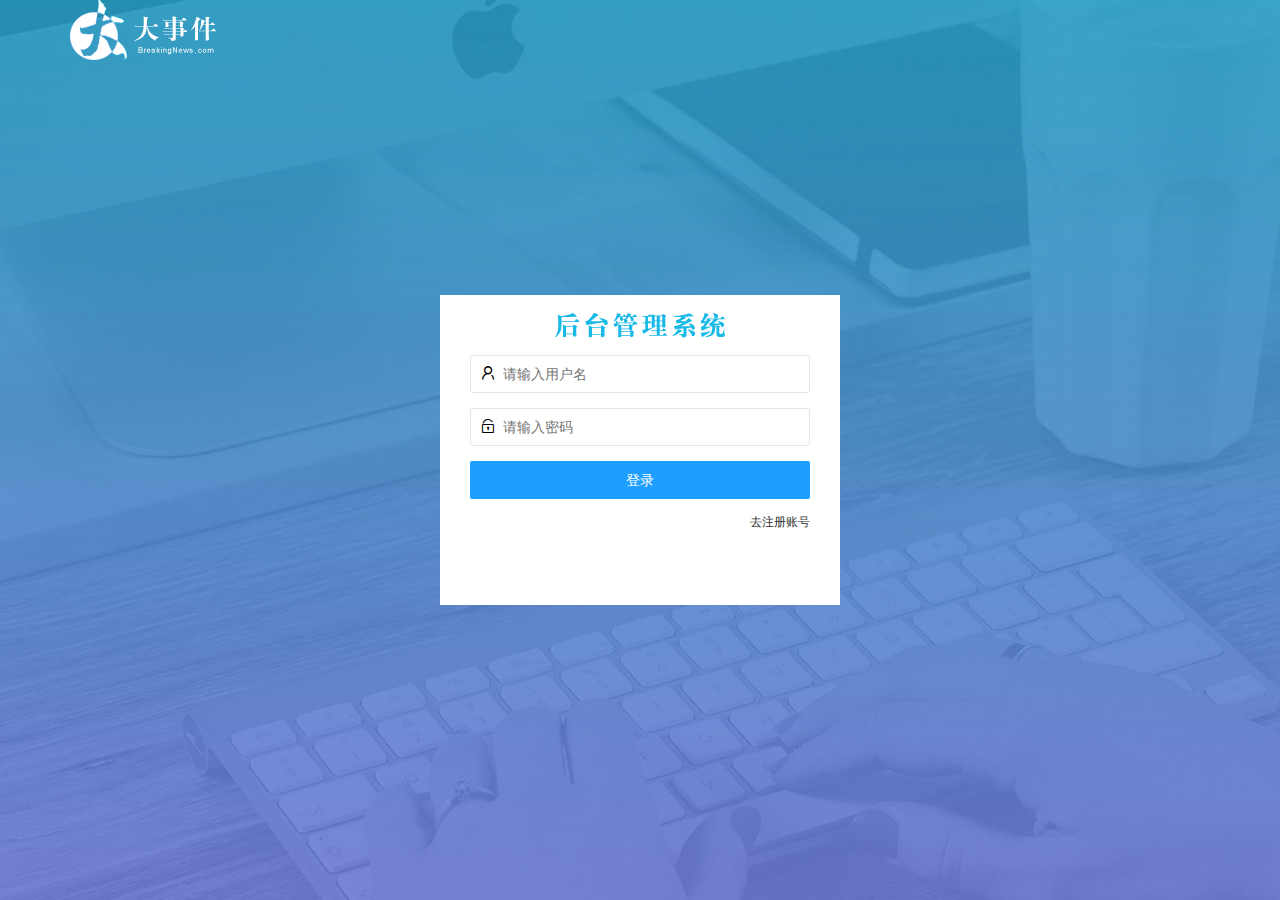
<file: login.html>
<!DOCTYPE html>
<html lang="en">

<head>
    <meta charset="UTF-8">
    <meta name="viewport" content="width=device-width, initial-scale=1.0">
    <title>大事件-登录/注册</title>
    <!-- 导入logo区域 -->
    <link rel="stylesheet" href="./assets/lib/layui/css/layui.css">
    <!-- 导入自己的css -->
    <link rel="stylesheet" href="./assets/css/login.css">


    <script src="/assets/lib/layui/layui.all.js"></script>
    <script src="/assets/lib/jquery.js"></script>
    <script src="/assets/js/baseAPI.js"></script>
    <script src="/assets/js/login.js"></script>
</head>

<body>
    <!-- 头部的logo的区域 -->
    <div class="layui-main"><img src="/assets/images/logo.png" alt=""></div>
    <!-- 登录注册区域 -->
    <div class="loginAndRegBox">
        <div class="title-box"></div>
        <!-- 登录的div -->
        <div class="login-box">
            <!-- 登录的表单 -->
            <form class="layui-form" id="form_login">
                <!-- 用户名 -->
                <div class="layui-form-item">
                    <i class="layui-icon layui-icon-username"></i>
                    <input type="text" name="username" required lay-verify="required" placeholder="请输入用户名" autocomplete="off" class="layui-input" />
                </div>
                <!-- 密码 -->
                <div class="layui-form-item">
                    <i class="layui-icon layui-icon-password"></i>
                    <input type="password" name="password" required lay-verify="required|pwd" placeholder="请输入密码" autocomplete="off" class="layui-input" />
                </div>
                <!-- 登录按钮 -->
                <div class="layui-form-item">
                    <!-- 注意：表单提交按钮和普通按钮的区别，就是 lay-submit 属性 -->
                    <button class="layui-btn layui-btn-fluid layui-btn-normal" lay-submit>登录</button>
                </div>
                <div class="layui-form-item links">
                    <a href="javascript:;" id="link_reg">去注册账号</a>
                </div>
            </form>
        </div>
        <!-- 注册的div -->
        <div class="reg-box">
            <!-- 注册的表单 -->
            <form class="layui-form" id="form_reg">
                <!-- 用户名 -->
                <div class="layui-form-item">
                    <i class="layui-icon layui-icon-username"></i>
                    <input type="text" name="username" required lay-verify="required" placeholder="请输入用户名" autocomplete="off" class="layui-input" />
                </div>
                <!-- 密码 -->
                <div class="layui-form-item">
                    <i class="layui-icon layui-icon-password"></i>
                    <input type="password" name="password" required lay-verify="required|pwd" placeholder="请输入密码" autocomplete="off" class="layui-input" />
                </div>
                <!-- 密码确认框 -->
                <div class="layui-form-item">
                    <i class="layui-icon layui-icon-password"></i>
                    <input type="password" name="repassword" required lay-verify="required|pwd|repwd" placeholder="再次确认密码" autocomplete="off" class="layui-input" />
                </div>
                <!-- 注册按钮 -->
                <div class="layui-form-item">
                    <!-- 注意：表单提交按钮和普通按钮的区别，就是 lay-submit 属性 -->
                    <button class="layui-btn layui-btn-fluid layui-btn-normal" lay-submit>注册</button>
                </div>
                <div class="layui-form-item links">
                    <a href="javascript:;" id="link_login">去登录</a>
                </div>
            </form>
        </div>

    </div>
</body>

</html>
</file>
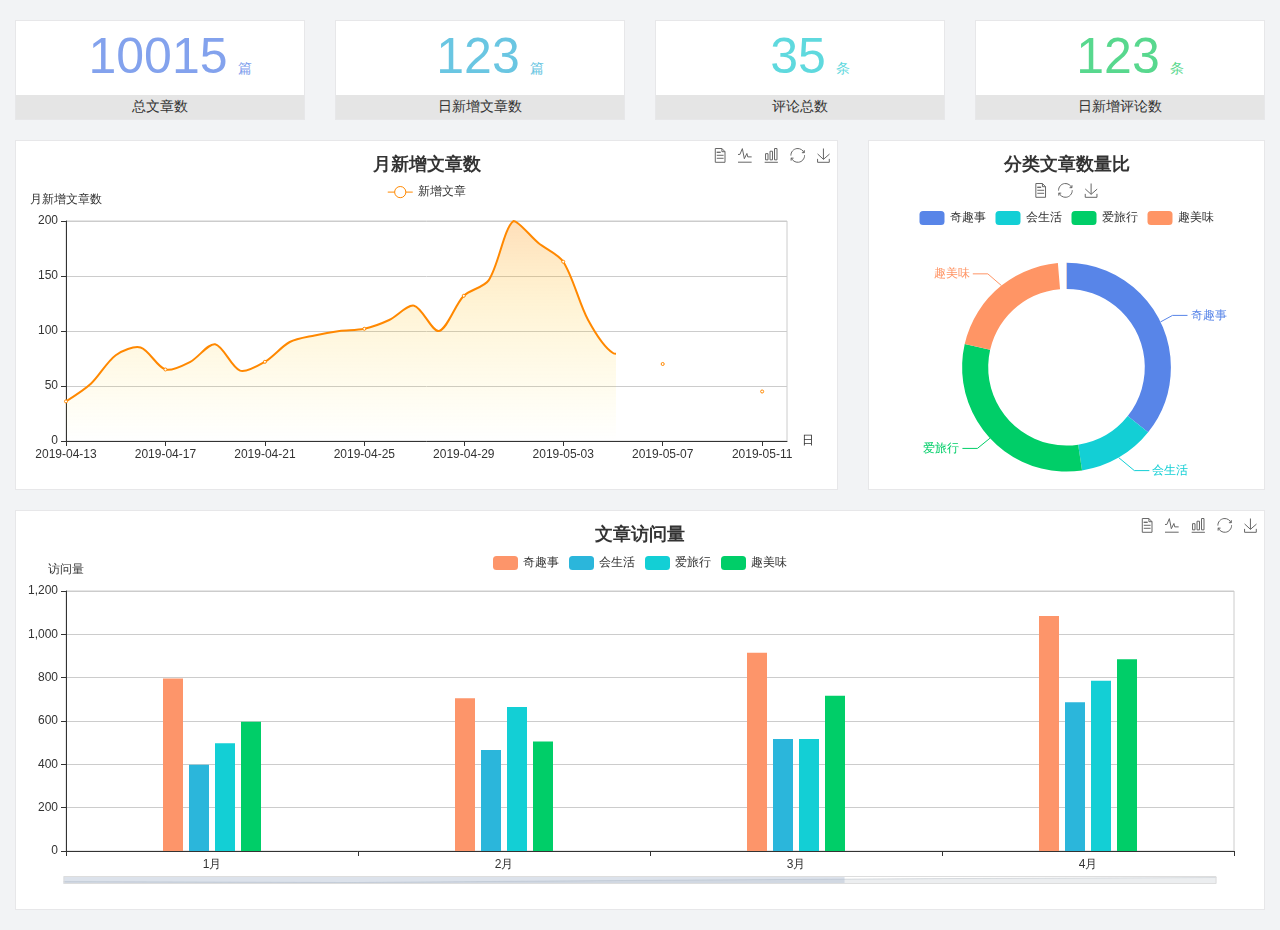
<file: home/dashboard.html>
<!DOCTYPE html>
<html lang="en">

<head>
  <meta charset="UTF-8">
  <meta name="viewport" content="width=device-width, initial-scale=1.0">
  <meta http-equiv="X-UA-Compatible" content="ie=edge">
  <title>图表统计</title>
  <link rel="stylesheet" href="../../assets/lib/bootstrap.css" />
  <link rel="stylesheet" href="../../assets/lib/main.css" />
  <script src="../../assets/lib/jquery.js"></script>
  <script type="text/javascript" src="../../assets/lib/echarts.min.js"></script>
</head>

<body>
  <div class="container-fluid">
    <div class="row spannel_list">
      <div class="col-sm-3 col-xs-6">
        <div class="spannel">
          <em>10015</em><span>篇</span>
          <b>总文章数</b>
        </div>
      </div>
      <div class="col-sm-3 col-xs-6">
        <div class="spannel scolor01">
          <em>123</em><span>篇</span>
          <b>日新增文章数</b>
        </div>
      </div>
      <div class="col-sm-3 col-xs-6">
        <div class="spannel scolor02">
          <em>35</em><span>条</span>
          <b>评论总数</b>
        </div>
      </div>
      <div class="col-sm-3 col-xs-6">
        <div class="spannel scolor03">
          <em>123</em><span>条</span>
          <b>日新增评论数</b>
        </div>
      </div>
    </div>
  </div>

  <div class="container-fluid">
    <div class="row curve-pie">
      <div class="col-lg-8 col-md-8">
        <div class="gragh_pannel" id="curve_show"></div>
      </div>
      <div class="col-lg-4 col-md-4">
        <div class="gragh_pannel" id="pie_show"></div>
      </div>
    </div>
  </div>

  <div class="container-fluid">
    <div class="column_pannel" id="column_show"></div>
  </div>

  <script>
    var oChart = echarts.init(document.getElementById('curve_show'));
    var aList_all = [
      { 'count': 36, 'date': '2019-04-13' },
      { 'count': 52, 'date': '2019-04-14' },
      { 'count': 78, 'date': '2019-04-15' },
      { 'count': 85, 'date': '2019-04-16' },
      { 'count': 65, 'date': '2019-04-17' },
      { 'count': 72, 'date': '2019-04-18' },
      { 'count': 88, 'date': '2019-04-19' },
      { 'count': 64, 'date': '2019-04-20' },
      { 'count': 72, 'date': '2019-04-21' },
      { 'count': 90, 'date': '2019-04-22' },
      { 'count': 96, 'date': '2019-04-23' },
      { 'count': 100, 'date': '2019-04-24' },
      { 'count': 102, 'date': '2019-04-25' },
      { 'count': 110, 'date': '2019-04-26' },
      { 'count': 123, 'date': '2019-04-27' },
      { 'count': 100, 'date': '2019-04-28' },
      { 'count': 132, 'date': '2019-04-29' },
      { 'count': 146, 'date': '2019-04-30' },
      { 'count': 200, 'date': '2019-05-01' },
      { 'count': 180, 'date': '2019-05-02' },
      { 'count': 163, 'date': '2019-05-03' },
      { 'count': 110, 'date': '2019-05-04' },
      { 'count': 80, 'date': '2019-05-05' },
      { 'count': 82, 'date': '2019-05-06' },
      { 'count': 70, 'date': '2019-05-07' },
      { 'count': 65, 'date': '2019-05-08' },
      { 'count': 54, 'date': '2019-05-09' },
      { 'count': 40, 'date': '2019-05-10' },
      { 'count': 45, 'date': '2019-05-11' },
      { 'count': 38, 'date': '2019-05-12' },
    ];

    let aCount = [];
    let aDate = [];

    for (var i = 0; i < aList_all.length; i++) {
      aCount.push(aList_all[i].count);
      aDate.push(aList_all[i].date);
    }

    var chartopt = {
      title: {
        text: '月新增文章数',
        left: 'center',
        top: '10'
      },
      tooltip: {
        trigger: 'axis'
      },
      legend: {
        data: ['新增文章'],
        top: '40'
      },
      toolbox: {
        show: true,
        feature: {
          mark: { show: true },
          dataView: { show: true, readOnly: false },
          magicType: { show: true, type: ['line', 'bar'] },
          restore: { show: true },
          saveAsImage: { show: true }
        }
      },
      calculable: true,
      xAxis: [
        {
          name: '日',
          type: 'category',
          boundaryGap: false,
          data: aDate
        }
      ],
      yAxis: [
        {
          name: '月新增文章数',
          type: 'value'
        }
      ],
      series: [
        {
          name: '新增文章',
          type: 'line',
          smooth: true,
          itemStyle: { normal: { areaStyle: { type: 'default' }, color: '#f80' }, lineStyle: { color: '#f80' } },
          data: aCount
        }],
      areaStyle: {
        normal: {
          color: new echarts.graphic.LinearGradient(0, 0, 0, 1, [{
            offset: 0,
            color: 'rgba(255,136,0,0.39)'
          }, {
            offset: .34,
            color: 'rgba(255,180,0,0.25)'
          }, {
            offset: 1,
            color: 'rgba(255,222,0,0.00)'
          }])

        }
      },
      grid: {
        show: true,
        x: 50,
        x2: 50,
        y: 80,
        height: 220
      }
    };

    oChart.setOption(chartopt);


    var oPie = echarts.init(document.getElementById('pie_show'));
    var oPieopt =
    {
      title: {
        top: 10,
        text: '分类文章数量比',
        x: 'center'
      },
      tooltip: {
        trigger: 'item',
        formatter: "{a} <br/>{b} : {c} ({d}%)"
      },
      color: ['#5885e8', '#13cfd5', '#00ce68', '#ff9565'],
      legend: {
        x: 'center',
        top: 65,
        data: ['奇趣事', '会生活', '爱旅行', '趣美味']
      },
      toolbox: {
        show: true,
        x: 'center',
        top: 35,
        feature: {
          mark: { show: true },
          dataView: { show: true, readOnly: false },
          magicType: {
            show: true,
            type: ['pie', 'funnel'],
            option: {
              funnel: {
                x: '25%',
                width: '50%',
                funnelAlign: 'left',
                max: 1548
              }
            }
          },
          restore: { show: true },
          saveAsImage: { show: true }
        }
      },
      calculable: true,
      series: [
        {
          name: '访问来源',
          type: 'pie',
          radius: ['45%', '60%'],
          center: ['50%', '65%'],
          data: [
            { value: 300, name: '奇趣事' },
            { value: 100, name: '会生活' },
            { value: 260, name: '爱旅行' },
            { value: 180, name: '趣美味' }
          ]
        }
      ]
    };
    oPie.setOption(oPieopt);



    var oColumn = this.echarts.init(document.getElementById('column_show'));
    var oColumnopt =
    {
      title: {
        text: '文章访问量',
        left: 'center',
        top: '10'
      },
      tooltip: {
        trigger: 'axis'
      },
      legend: {
        data: ['奇趣事', '会生活', '爱旅行', '趣美味'],
        top: '40'
      },
      toolbox: {
        show: true,
        feature: {
          mark: { show: true },
          dataView: { show: true, readOnly: false },
          magicType: { show: true, type: ['line', 'bar'] },
          restore: { show: true },
          saveAsImage: { show: true }
        }
      },
      calculable: true,
      xAxis: [
        {
          type: 'category',
          data: ['1月', '2月', '3月', '4月', '5月']
        }
      ],
      yAxis: [
        {
          name: '访问量',
          type: 'value'
        }
      ],
      series: [
        {
          name: '奇趣事',
          type: 'bar',
          barWidth: 20,
          itemStyle: {
            normal: { areaStyle: { type: 'default' }, color: '#fd956a' }
          },
          data: [800, 708, 920, 1090, 1200]
        },
        {
          name: '会生活',
          type: 'bar',
          barWidth: 20,
          itemStyle: {
            normal: { areaStyle: { type: 'default' }, color: '#2bb6db' }
          },
          data: [400, 468, 520, 690, 800]
        },
        {
          name: '爱旅行',
          type: 'bar',
          barWidth: 20,
          itemStyle: {
            normal: { areaStyle: { type: 'default' }, color: '#13cfd5' }
          },
          data: [500, 668, 520, 790, 900]
        },
        {
          name: '趣美味',
          type: 'bar',
          barWidth: 20,
          itemStyle: {
            normal: { areaStyle: { type: 'default' }, color: '#00ce68' }
          },
          data: [600, 508, 720, 890, 1000]
        }
      ],
      grid: {
        show: true,
        x: 50,
        x2: 30,
        y: 80,
        height: 260
      },
      dataZoom: [//给x轴设置滚动条
        {
          start: 0,//默认为0
          end: 100 - 1000 / 31,//默认为100
          type: 'slider',
          show: true,
          xAxisIndex: [0],
          handleSize: 0,//滑动条的 左右2个滑动条的大小
          height: 8,//组件高度
          left: 45, //左边的距离
          right: 50,//右边的距离
          bottom: 26,//右边的距离
          handleColor: '#ddd',//h滑动图标的颜色
          handleStyle: {
            borderColor: "#cacaca",
            borderWidth: "1",
            shadowBlur: 2,
            background: "#ddd",
            shadowColor: "#ddd",
          }
        }]
    };
    oColumn.setOption(oColumnopt);
  </script>
</body>

</html>
</file>
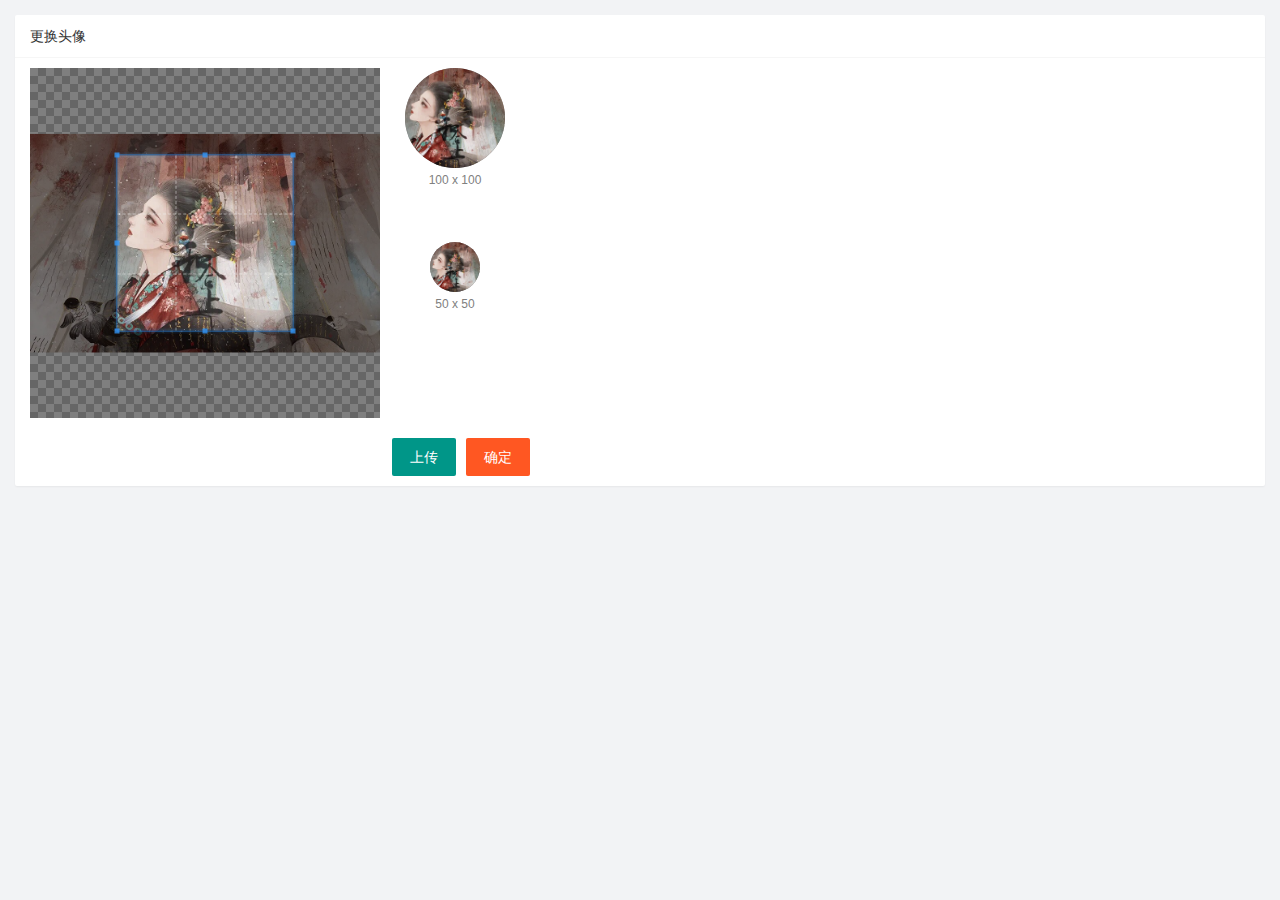
<file: user/user_avatar.html>
<!DOCTYPE html>
<html lang="en">

<head>
    <meta charset="UTF-8">
    <meta name="viewport" content="width=device-width, initial-scale=1.0">
    <title>Document</title>
    <link rel="stylesheet" href="/assets/lib/layui/css/layui.css">
    <link rel="stylesheet" href="/assets/lib/cropper/cropper.css">
    <link rel="stylesheet" href="/assets/css/user/user_avatar.css">
</head>

<body>
    <div class="layui-card">
        <div class="layui-card-header">更换头像</div>
        <div class="layui-card-body">
            <!-- 第一行的图片裁剪和预览区域 -->
            <div class="row1">
                <!-- 图片裁剪区域 -->
                <div class="cropper-box">
                    <!-- 这个 img 标签很重要，将来会把它初始化为裁剪区域 -->
                    <img id="image" src="/assets/images/IMG_0853(20200913-101152).JPG" />
                </div>
                <!-- 图片的预览区域 -->
                <div class="preview-box">
                    <div>
                        <!-- 宽高为 100px 的预览区域 -->
                        <div class="img-preview w100"></div>
                        <p class="size">100 x 100</p>
                    </div>
                    <div>
                        <!-- 宽高为 50px 的预览区域 -->
                        <div class="img-preview w50"></div>
                        <p class="size">50 x 50</p>
                    </div>
                </div>
            </div>

            <!-- 第二行的按钮区域 -->
            <div class="row2">
                <!-- accept选择什么类型的图片 -->
                <input type="file" id="file" accept="image/png,image/jpeg">
                <button type="button" class="layui-btn" id="btnChooseImage">上传</button>
                <button type="button" class="layui-btn layui-btn-danger" id="btnUpload">确定</button>
            </div>
        </div>
    </div>
    <script src="/assets/lib/layui/layui.all.js"></script>
    <script src="/assets/lib/jquery.js"></script>
    <script src="/assets/lib/cropper/Cropper.js"></script>
    <script src="/assets/lib/cropper/jquery-cropper.js"></script>
    <script src="/assets/js/baseAPI.js"></script>
    <script src="/assets/js/user/user_avatar.js"></script>
</body>

</html>
</file>
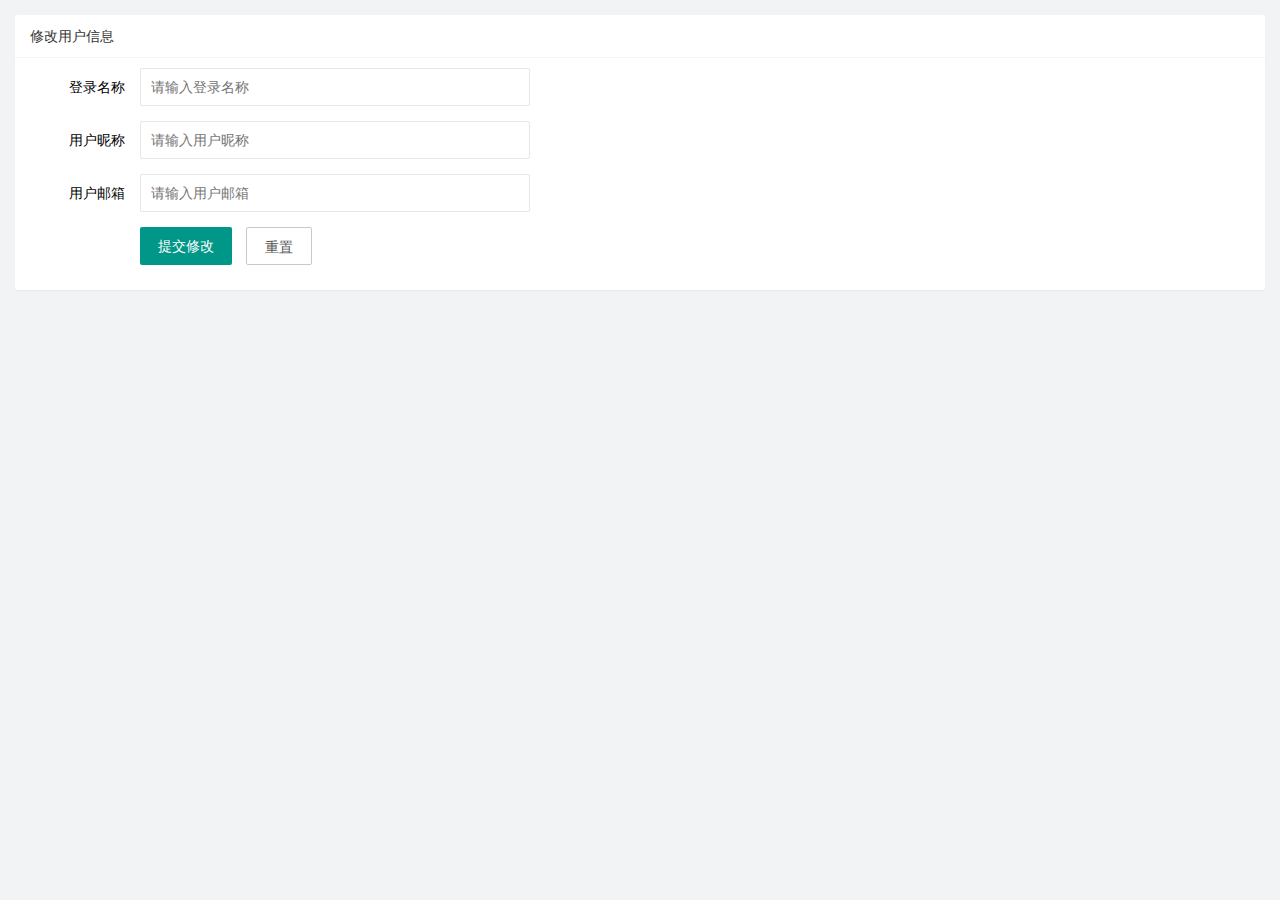
<file: user/user_info.html>
<!DOCTYPE html>
<html lang="en">

<head>
    <meta charset="UTF-8">
    <meta name="viewport" content="width=device-width, initial-scale=1.0">
    <title>Document</title>
    <!-- layui css -->
    <link rel="stylesheet" href="../assets/lib/layui/css/layui.css">
    <!-- 自己的css -->
    <link rel="stylesheet" href="../assets/css/user/user_info.css">
</head>

<body>
    <div class="layui-card">
        <div class="layui-card-header">修改用户信息</div>
        <div class="layui-card-body">
            <!-- form表单区域 -->
            <form class="layui-form" lay-filter="formUserInfo">
                <input type="hidden" name="id" value="">
                <div class="layui-form-item">
                    <label class="layui-form-label">登录名称</label>
                    <div class="layui-input-block">
                        <input type="text" name="username" required lay-verify="required" placeholder="请输入登录名称" autocomplete="off" class="layui-input" readonly>
                    </div>
                </div>
                <div class="layui-form-item">
                    <label class="layui-form-label">用户昵称</label>
                    <div class="layui-input-block">
                        <input type="text" name="nickname" required lay-verify="required|nickname" placeholder="请输入用户昵称" autocomplete="off" class="layui-input">
                    </div>
                </div>
                <div class="layui-form-item">
                    <label class="layui-form-label">用户邮箱</label>
                    <div class="layui-input-block">
                        <input type="text" name="email" required lay-verify="required|email" placeholder="请输入用户邮箱" autocomplete="off" class="layui-input">
                    </div>
                </div>

                <div class="layui-form-item">
                    <div class="layui-input-block">
                        <button class="layui-btn" lay-submit lay-filter="formDemo">提交修改</button>
                        <button type="reset" class="layui-btn layui-btn-primary" id="btnReset">重置</button>
                    </div>
                </div>
            </form>
        </div>
    </div>



    <script src="/assets/lib/layui/layui.all.js"></script>
    <script src="../assets/lib/jquery.js"></script>
    <script src="/assets/js/baseAPI.js"></script>
    <!-- 自己的js -->
    <script src="/assets/js/user/user_info.js"></script>
</body>

</html>
</file>
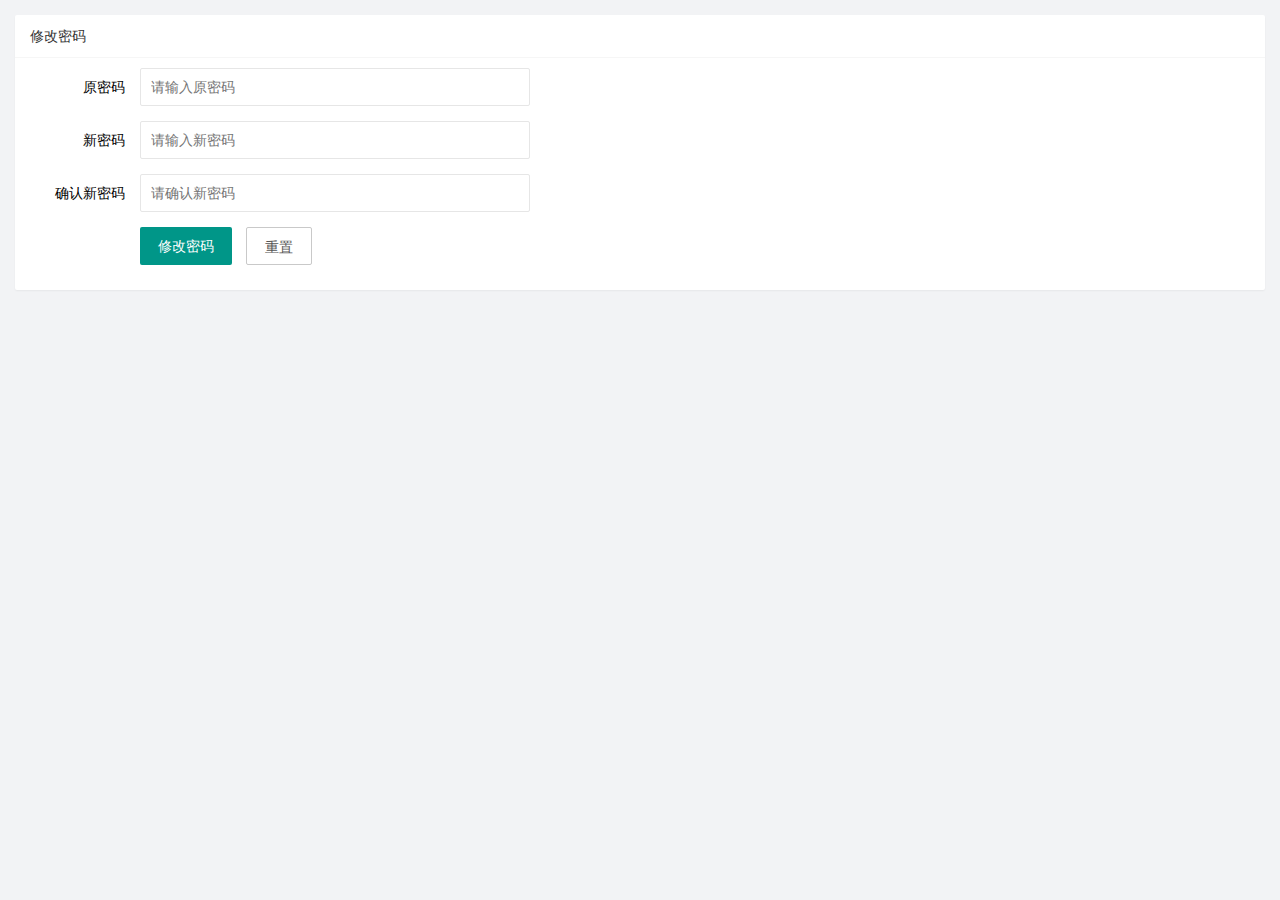
<file: user/user_pwd.html>
<!DOCTYPE html>
<html lang="en">

<head>
    <meta charset="UTF-8">
    <meta name="viewport" content="width=device-width, initial-scale=1.0">
    <title>Document</title>
    <link rel="stylesheet" href="/assets/lib/layui/css/layui.css">
    <link rel="stylesheet" href="/assets/css/user/user_pwd.css">
</head>

<body>
    <div class="layui-card">
        <div class="layui-card-header">修改密码</div>
        <div class="layui-card-body">
            <form class="layui-form">
                <div class="layui-form-item">
                    <label class="layui-form-label">原密码</label>
                    <div class="layui-input-block">
                        <input type="password" name="oldPwd" required lay-verify="required|pwd" placeholder="请输入原密码" autocomplete="off" class="layui-input">
                    </div>
                </div>
                <div class="layui-form-item">
                    <label class="layui-form-label">新密码</label>
                    <div class="layui-input-block">
                        <input type="password" name="newPwd" required lay-verify="required|pwd|samePwd" placeholder="请输入新密码" autocomplete="off" class="layui-input">
                    </div>
                </div>
                <div class="layui-form-item">
                    <label class="layui-form-label">确认新密码</label>
                    <div class="layui-input-block">
                        <input type="password" name="rePwd" required lay-verify="required|pwd|rePwd" placeholder="请确认新密码" autocomplete="off" class="layui-input">
                    </div>
                </div>

                <div class="layui-form-item">
                    <div class="layui-input-block">
                        <button class="layui-btn" lay-submit lay-filter="formDemo">修改密码</button>
                        <button type="reset" class="layui-btn layui-btn-primary">重置</button>
                    </div>
                </div>
            </form>
        </div>
    </div>

    <script src="/assets/lib/layui/layui.all.js"></script>
    <script src="/assets/lib/jquery.js"></script>
    <script src="/assets/js/baseAPI.js"></script>
    <script src="/assets/js/user/user_pwd.js"></script>
</body>

</html>
</file>
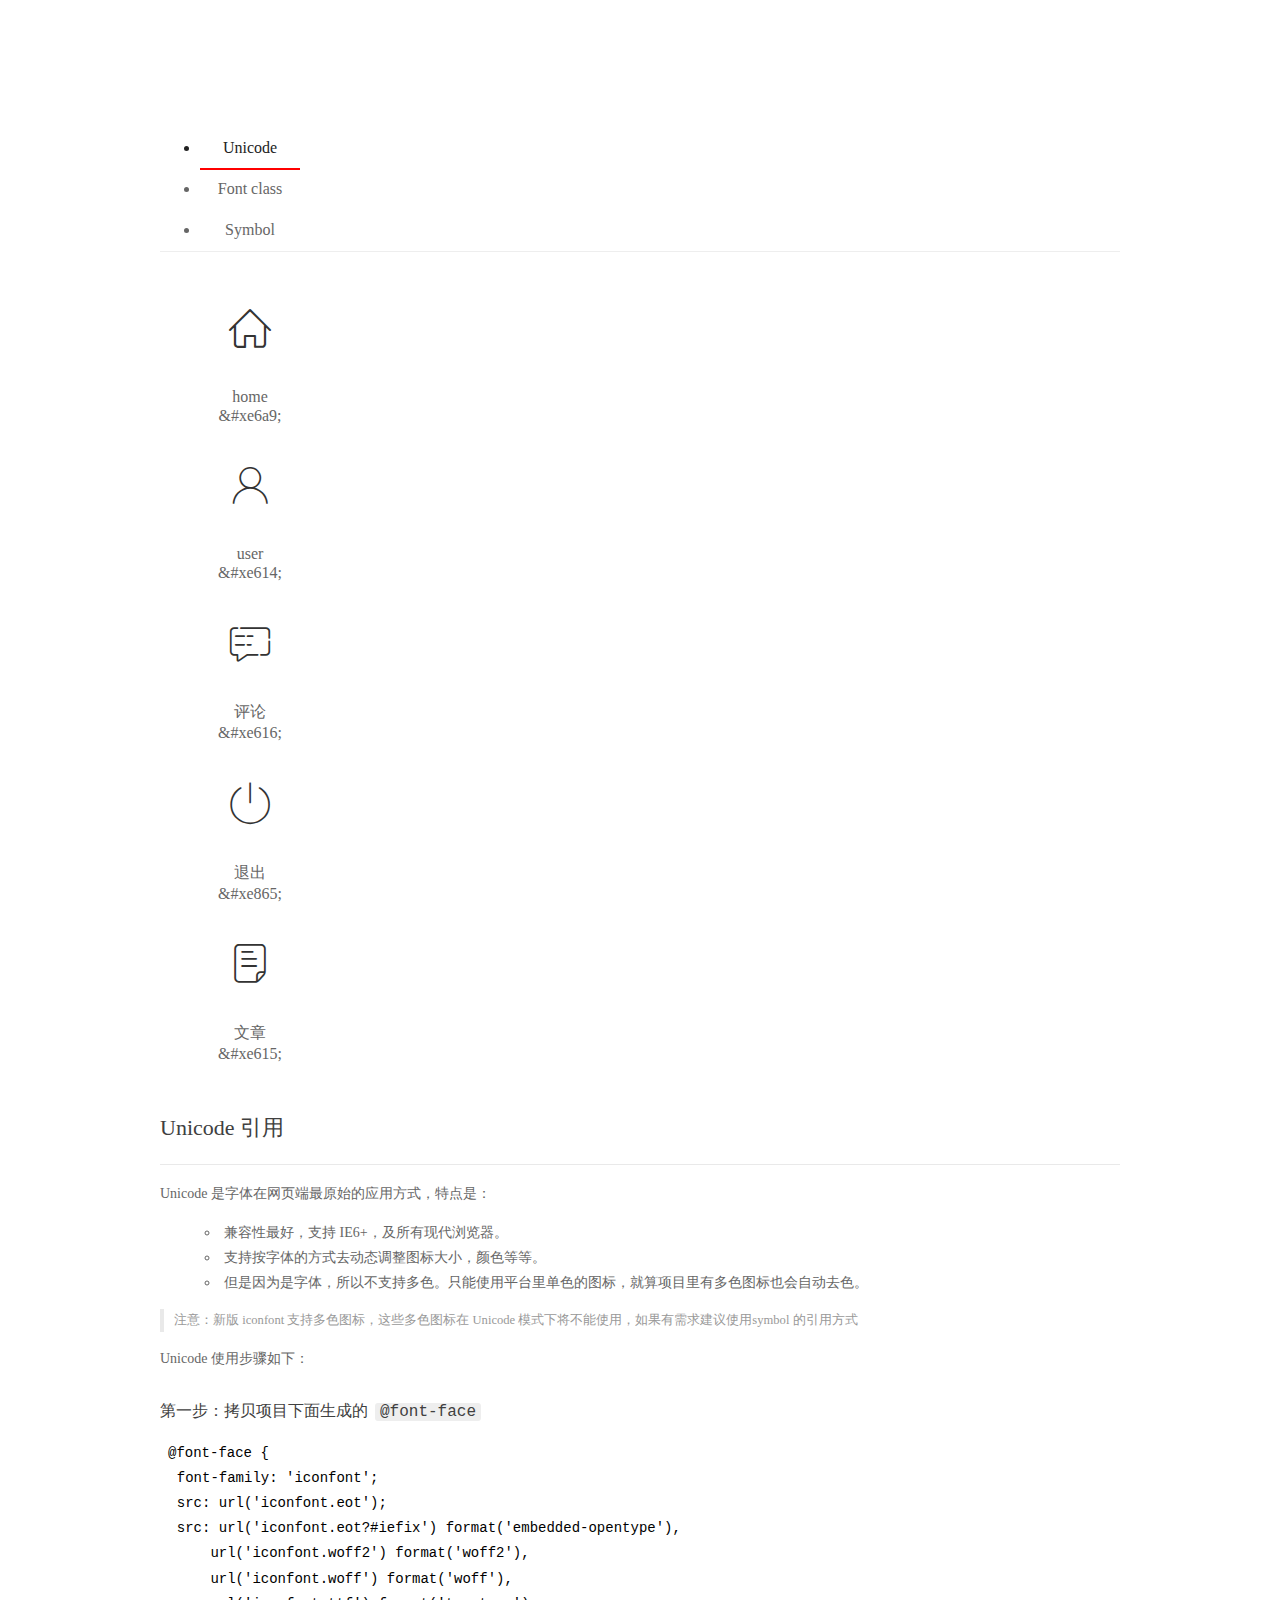
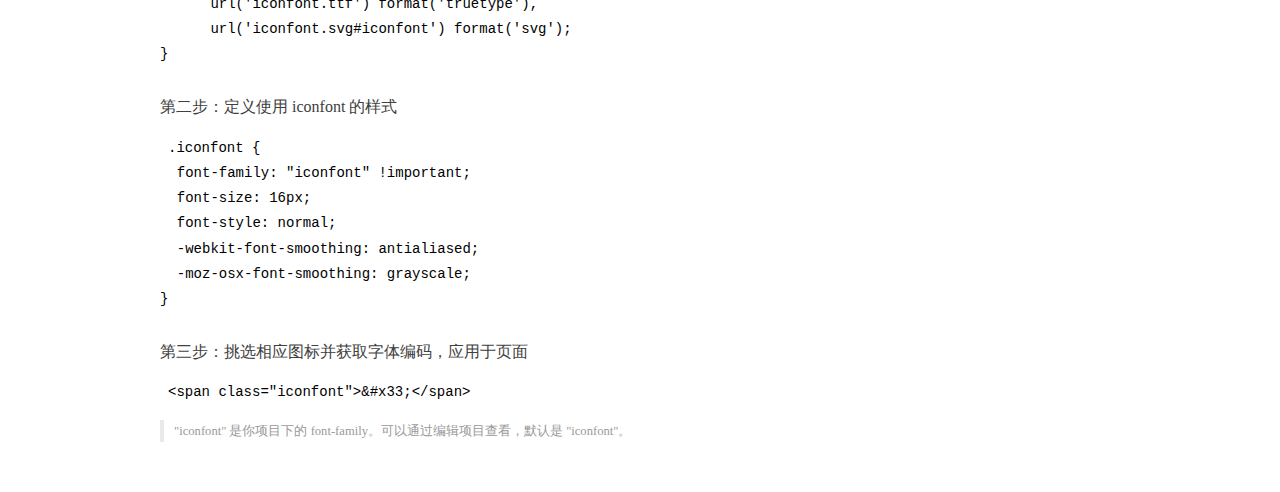
<file: assets/fonts/demo_index.html>
<!DOCTYPE html>
<html>
<head>
  <meta charset="utf-8"/>
  <title>IconFont Demo</title>
  <link rel="shortcut icon" href="https://gtms04.alicdn.com/tps/i4/TB1_oz6GVXXXXaFXpXXJDFnIXXX-64-64.ico" type="image/x-icon"/>
  <link rel="stylesheet" href="https://g.alicdn.com/thx/cube/1.3.2/cube.min.css">
  <link rel="stylesheet" href="demo.css">
  <link rel="stylesheet" href="iconfont.css">
  <script src="iconfont.js"></script>
  <!-- jQuery -->
  <script src="https://a1.alicdn.com/oss/uploads/2018/12/26/7bfddb60-08e8-11e9-9b04-53e73bb6408b.js"></script>
  <!-- 代码高亮 -->
  <script src="https://a1.alicdn.com/oss/uploads/2018/12/26/a3f714d0-08e6-11e9-8a15-ebf944d7534c.js"></script>
</head>
<body>
  <div class="main">
    <h1 class="logo"><a href="https://www.iconfont.cn/" title="iconfont 首页" target="_blank">&#xe86b;</a></h1>
    <div class="nav-tabs">
      <ul id="tabs" class="dib-box">
        <li class="dib active"><span>Unicode</span></li>
        <li class="dib"><span>Font class</span></li>
        <li class="dib"><span>Symbol</span></li>
      </ul>
      
    </div>
    <div class="tab-container">
      <div class="content unicode" style="display: block;">
          <ul class="icon_lists dib-box">
          
            <li class="dib">
              <span class="icon iconfont">&#xe6a9;</span>
                <div class="name">home</div>
                <div class="code-name">&amp;#xe6a9;</div>
              </li>
          
            <li class="dib">
              <span class="icon iconfont">&#xe614;</span>
                <div class="name">user</div>
                <div class="code-name">&amp;#xe614;</div>
              </li>
          
            <li class="dib">
              <span class="icon iconfont">&#xe616;</span>
                <div class="name">评论</div>
                <div class="code-name">&amp;#xe616;</div>
              </li>
          
            <li class="dib">
              <span class="icon iconfont">&#xe865;</span>
                <div class="name">退出</div>
                <div class="code-name">&amp;#xe865;</div>
              </li>
          
            <li class="dib">
              <span class="icon iconfont">&#xe615;</span>
                <div class="name">文章</div>
                <div class="code-name">&amp;#xe615;</div>
              </li>
          
          </ul>
          <div class="article markdown">
          <h2 id="unicode-">Unicode 引用</h2>
          <hr>

          <p>Unicode 是字体在网页端最原始的应用方式，特点是：</p>
          <ul>
            <li>兼容性最好，支持 IE6+，及所有现代浏览器。</li>
            <li>支持按字体的方式去动态调整图标大小，颜色等等。</li>
            <li>但是因为是字体，所以不支持多色。只能使用平台里单色的图标，就算项目里有多色图标也会自动去色。</li>
          </ul>
          <blockquote>
            <p>注意：新版 iconfont 支持多色图标，这些多色图标在 Unicode 模式下将不能使用，如果有需求建议使用symbol 的引用方式</p>
          </blockquote>
          <p>Unicode 使用步骤如下：</p>
          <h3 id="-font-face">第一步：拷贝项目下面生成的 <code>@font-face</code></h3>
<pre><code class="language-css"
>@font-face {
  font-family: 'iconfont';
  src: url('iconfont.eot');
  src: url('iconfont.eot?#iefix') format('embedded-opentype'),
      url('iconfont.woff2') format('woff2'),
      url('iconfont.woff') format('woff'),
      url('iconfont.ttf') format('truetype'),
      url('iconfont.svg#iconfont') format('svg');
}
</code></pre>
          <h3 id="-iconfont-">第二步：定义使用 iconfont 的样式</h3>
<pre><code class="language-css"
>.iconfont {
  font-family: "iconfont" !important;
  font-size: 16px;
  font-style: normal;
  -webkit-font-smoothing: antialiased;
  -moz-osx-font-smoothing: grayscale;
}
</code></pre>
          <h3 id="-">第三步：挑选相应图标并获取字体编码，应用于页面</h3>
<pre>
<code class="language-html"
>&lt;span class="iconfont"&gt;&amp;#x33;&lt;/span&gt;
</code></pre>
          <blockquote>
            <p>"iconfont" 是你项目下的 font-family。可以通过编辑项目查看，默认是 "iconfont"。</p>
          </blockquote>
          </div>
      </div>
      <div class="content font-class">
        <ul class="icon_lists dib-box">
          
          <li class="dib">
            <span class="icon iconfont icon-home"></span>
            <div class="name">
              home
            </div>
            <div class="code-name">.icon-home
            </div>
          </li>
          
          <li class="dib">
            <span class="icon iconfont icon-user"></span>
            <div class="name">
              user
            </div>
            <div class="code-name">.icon-user
            </div>
          </li>
          
          <li class="dib">
            <span class="icon iconfont icon-pinglun"></span>
            <div class="name">
              评论
            </div>
            <div class="code-name">.icon-pinglun
            </div>
          </li>
          
          <li class="dib">
            <span class="icon iconfont icon-tuichu"></span>
            <div class="name">
              退出
            </div>
            <div class="code-name">.icon-tuichu
            </div>
          </li>
          
          <li class="dib">
            <span class="icon iconfont icon-16"></span>
            <div class="name">
              文章
            </div>
            <div class="code-name">.icon-16
            </div>
          </li>
          
        </ul>
        <div class="article markdown">
        <h2 id="font-class-">font-class 引用</h2>
        <hr>

        <p>font-class 是 Unicode 使用方式的一种变种，主要是解决 Unicode 书写不直观，语意不明确的问题。</p>
        <p>与 Unicode 使用方式相比，具有如下特点：</p>
        <ul>
          <li>兼容性良好，支持 IE8+，及所有现代浏览器。</li>
          <li>相比于 Unicode 语意明确，书写更直观。可以很容易分辨这个 icon 是什么。</li>
          <li>因为使用 class 来定义图标，所以当要替换图标时，只需要修改 class 里面的 Unicode 引用。</li>
          <li>不过因为本质上还是使用的字体，所以多色图标还是不支持的。</li>
        </ul>
        <p>使用步骤如下：</p>
        <h3 id="-fontclass-">第一步：引入项目下面生成的 fontclass 代码：</h3>
<pre><code class="language-html">&lt;link rel="stylesheet" href="./iconfont.css"&gt;
</code></pre>
        <h3 id="-">第二步：挑选相应图标并获取类名，应用于页面：</h3>
<pre><code class="language-html">&lt;span class="iconfont icon-xxx"&gt;&lt;/span&gt;
</code></pre>
        <blockquote>
          <p>"
            iconfont" 是你项目下的 font-family。可以通过编辑项目查看，默认是 "iconfont"。</p>
        </blockquote>
      </div>
      </div>
      <div class="content symbol">
          <ul class="icon_lists dib-box">
          
            <li class="dib">
                <svg class="icon svg-icon" aria-hidden="true">
                  <use xlink:href="#icon-home"></use>
                </svg>
                <div class="name">home</div>
                <div class="code-name">#icon-home</div>
            </li>
          
            <li class="dib">
                <svg class="icon svg-icon" aria-hidden="true">
                  <use xlink:href="#icon-user"></use>
                </svg>
                <div class="name">user</div>
                <div class="code-name">#icon-user</div>
            </li>
          
            <li class="dib">
                <svg class="icon svg-icon" aria-hidden="true">
                  <use xlink:href="#icon-pinglun"></use>
                </svg>
                <div class="name">评论</div>
                <div class="code-name">#icon-pinglun</div>
            </li>
          
            <li class="dib">
                <svg class="icon svg-icon" aria-hidden="true">
                  <use xlink:href="#icon-tuichu"></use>
                </svg>
                <div class="name">退出</div>
                <div class="code-name">#icon-tuichu</div>
            </li>
          
            <li class="dib">
                <svg class="icon svg-icon" aria-hidden="true">
                  <use xlink:href="#icon-16"></use>
                </svg>
                <div class="name">文章</div>
                <div class="code-name">#icon-16</div>
            </li>
          
          </ul>
          <div class="article markdown">
          <h2 id="symbol-">Symbol 引用</h2>
          <hr>

          <p>这是一种全新的使用方式，应该说这才是未来的主流，也是平台目前推荐的用法。相关介绍可以参考这篇<a href="">文章</a>
            这种用法其实是做了一个 SVG 的集合，与另外两种相比具有如下特点：</p>
          <ul>
            <li>支持多色图标了，不再受单色限制。</li>
            <li>通过一些技巧，支持像字体那样，通过 <code>font-size</code>, <code>color</code> 来调整样式。</li>
            <li>兼容性较差，支持 IE9+，及现代浏览器。</li>
            <li>浏览器渲染 SVG 的性能一般，还不如 png。</li>
          </ul>
          <p>使用步骤如下：</p>
          <h3 id="-symbol-">第一步：引入项目下面生成的 symbol 代码：</h3>
<pre><code class="language-html">&lt;script src="./iconfont.js"&gt;&lt;/script&gt;
</code></pre>
          <h3 id="-css-">第二步：加入通用 CSS 代码（引入一次就行）：</h3>
<pre><code class="language-html">&lt;style&gt;
.icon {
  width: 1em;
  height: 1em;
  vertical-align: -0.15em;
  fill: currentColor;
  overflow: hidden;
}
&lt;/style&gt;
</code></pre>
          <h3 id="-">第三步：挑选相应图标并获取类名，应用于页面：</h3>
<pre><code class="language-html">&lt;svg class="icon" aria-hidden="true"&gt;
  &lt;use xlink:href="#icon-xxx"&gt;&lt;/use&gt;
&lt;/svg&gt;
</code></pre>
          </div>
      </div>

    </div>
  </div>
  <script>
  $(document).ready(function () {
      $('.tab-container .content:first').show()

      $('#tabs li').click(function (e) {
        var tabContent = $('.tab-container .content')
        var index = $(this).index()

        if ($(this).hasClass('active')) {
          return
        } else {
          $('#tabs li').removeClass('active')
          $(this).addClass('active')

          tabContent.hide().eq(index).fadeIn()
        }
      })
    })
  </script>
</body>
</html>
</file>
<file: assets/lib/layui/css/layui.css>
/** layui-v2.5.5 MIT License By https://www.layui.com */
 .layui-inline,img{display:inline-block;vertical-align:middle}h1,h2,h3,h4,h5,h6{font-weight:400}.layui-edge,.layui-header,.layui-inline,.layui-main{position:relative}.layui-body,.layui-edge,.layui-elip{overflow:hidden}.layui-btn,.layui-edge,.layui-inline,img{vertical-align:middle}.layui-btn,.layui-disabled,.layui-icon,.layui-unselect{-moz-user-select:none;-webkit-user-select:none;-ms-user-select:none}.layui-elip,.layui-form-checkbox span,.layui-form-pane .layui-form-label{text-overflow:ellipsis;white-space:nowrap}.layui-breadcrumb,.layui-tree-btnGroup{visibility:hidden}blockquote,body,button,dd,div,dl,dt,form,h1,h2,h3,h4,h5,h6,input,li,ol,p,pre,td,textarea,th,ul{margin:0;padding:0;-webkit-tap-highlight-color:rgba(0,0,0,0)}a:active,a:hover{outline:0}img{border:none}li{list-style:none}table{border-collapse:collapse;border-spacing:0}h4,h5,h6{font-size:100%}button,input,optgroup,option,select,textarea{font-family:inherit;font-size:inherit;font-style:inherit;font-weight:inherit;outline:0}pre{white-space:pre-wrap;white-space:-moz-pre-wrap;white-space:-pre-wrap;white-space:-o-pre-wrap;word-wrap:break-word}body{line-height:24px;font:14px Helvetica Neue,Helvetica,PingFang SC,Tahoma,Arial,sans-serif}hr{height:1px;margin:10px 0;border:0;clear:both}a{color:#333;text-decoration:none}a:hover{color:#777}a cite{font-style:normal;*cursor:pointer}.layui-border-box,.layui-border-box *{box-sizing:border-box}.layui-box,.layui-box *{box-sizing:content-box}.layui-clear{clear:both;*zoom:1}.layui-clear:after{content:'\20';clear:both;*zoom:1;display:block;height:0}.layui-inline{*display:inline;*zoom:1}.layui-edge{display:inline-block;width:0;height:0;border-width:6px;border-style:dashed;border-color:transparent}.layui-edge-top{top:-4px;border-bottom-color:#999;border-bottom-style:solid}.layui-edge-right{border-left-color:#999;border-left-style:solid}.layui-edge-bottom{top:2px;border-top-color:#999;border-top-style:solid}.layui-edge-left{border-right-color:#999;border-right-style:solid}.layui-disabled,.layui-disabled:hover{color:#d2d2d2!important;cursor:not-allowed!important}.layui-circle{border-radius:100%}.layui-show{display:block!important}.layui-hide{display:none!important}@font-face{font-family:layui-icon;src:url(../font/iconfont.eot?v=250);src:url(../font/iconfont.eot?v=250#iefix) format('embedded-opentype'),url(../font/iconfont.woff2?v=250) format('woff2'),url(../font/iconfont.woff?v=250) format('woff'),url(../font/iconfont.ttf?v=250) format('truetype'),url(../font/iconfont.svg?v=250#layui-icon) format('svg')}.layui-icon{font-family:layui-icon!important;font-size:16px;font-style:normal;-webkit-font-smoothing:antialiased;-moz-osx-font-smoothing:grayscale}.layui-icon-reply-fill:before{content:"\e611"}.layui-icon-set-fill:before{content:"\e614"}.layui-icon-menu-fill:before{content:"\e60f"}.layui-icon-search:before{content:"\e615"}.layui-icon-share:before{content:"\e641"}.layui-icon-set-sm:before{content:"\e620"}.layui-icon-engine:before{content:"\e628"}.layui-icon-close:before{content:"\1006"}.layui-icon-close-fill:before{content:"\1007"}.layui-icon-chart-screen:before{content:"\e629"}.layui-icon-star:before{content:"\e600"}.layui-icon-circle-dot:before{content:"\e617"}.layui-icon-chat:before{content:"\e606"}.layui-icon-release:before{content:"\e609"}.layui-icon-list:before{content:"\e60a"}.layui-icon-chart:before{content:"\e62c"}.layui-icon-ok-circle:before{content:"\1005"}.layui-icon-layim-theme:before{content:"\e61b"}.layui-icon-table:before{content:"\e62d"}.layui-icon-right:before{content:"\e602"}.layui-icon-left:before{content:"\e603"}.layui-icon-cart-simple:before{content:"\e698"}.layui-icon-face-cry:before{content:"\e69c"}.layui-icon-face-smile:before{content:"\e6af"}.layui-icon-survey:before{content:"\e6b2"}.layui-icon-tree:before{content:"\e62e"}.layui-icon-upload-circle:before{content:"\e62f"}.layui-icon-add-circle:before{content:"\e61f"}.layui-icon-download-circle:before{content:"\e601"}.layui-icon-templeate-1:before{content:"\e630"}.layui-icon-util:before{content:"\e631"}.layui-icon-face-surprised:before{content:"\e664"}.layui-icon-edit:before{content:"\e642"}.layui-icon-speaker:before{content:"\e645"}.layui-icon-down:before{content:"\e61a"}.layui-icon-file:before{content:"\e621"}.layui-icon-layouts:before{content:"\e632"}.layui-icon-rate-half:before{content:"\e6c9"}.layui-icon-add-circle-fine:before{content:"\e608"}.layui-icon-prev-circle:before{content:"\e633"}.layui-icon-read:before{content:"\e705"}.layui-icon-404:before{content:"\e61c"}.layui-icon-carousel:before{content:"\e634"}.layui-icon-help:before{content:"\e607"}.layui-icon-code-circle:before{content:"\e635"}.layui-icon-water:before{content:"\e636"}.layui-icon-username:before{content:"\e66f"}.layui-icon-find-fill:before{content:"\e670"}.layui-icon-about:before{content:"\e60b"}.layui-icon-location:before{content:"\e715"}.layui-icon-up:before{content:"\e619"}.layui-icon-pause:before{content:"\e651"}.layui-icon-date:before{content:"\e637"}.layui-icon-layim-uploadfile:before{content:"\e61d"}.layui-icon-delete:before{content:"\e640"}.layui-icon-play:before{content:"\e652"}.layui-icon-top:before{content:"\e604"}.layui-icon-friends:before{content:"\e612"}.layui-icon-refresh-3:before{content:"\e9aa"}.layui-icon-ok:before{content:"\e605"}.layui-icon-layer:before{content:"\e638"}.layui-icon-face-smile-fine:before{content:"\e60c"}.layui-icon-dollar:before{content:"\e659"}.layui-icon-group:before{content:"\e613"}.layui-icon-layim-download:before{content:"\e61e"}.layui-icon-picture-fine:before{content:"\e60d"}.layui-icon-link:before{content:"\e64c"}.layui-icon-diamond:before{content:"\e735"}.layui-icon-log:before{content:"\e60e"}.layui-icon-rate-solid:before{content:"\e67a"}.layui-icon-fonts-del:before{content:"\e64f"}.layui-icon-unlink:before{content:"\e64d"}.layui-icon-fonts-clear:before{content:"\e639"}.layui-icon-triangle-r:before{content:"\e623"}.layui-icon-circle:before{content:"\e63f"}.layui-icon-radio:before{content:"\e643"}.layui-icon-align-center:before{content:"\e647"}.layui-icon-align-right:before{content:"\e648"}.layui-icon-align-left:before{content:"\e649"}.layui-icon-loading-1:before{content:"\e63e"}.layui-icon-return:before{content:"\e65c"}.layui-icon-fonts-strong:before{content:"\e62b"}.layui-icon-upload:before{content:"\e67c"}.layui-icon-dialogue:before{content:"\e63a"}.layui-icon-video:before{content:"\e6ed"}.layui-icon-headset:before{content:"\e6fc"}.layui-icon-cellphone-fine:before{content:"\e63b"}.layui-icon-add-1:before{content:"\e654"}.layui-icon-face-smile-b:before{content:"\e650"}.layui-icon-fonts-html:before{content:"\e64b"}.layui-icon-form:before{content:"\e63c"}.layui-icon-cart:before{content:"\e657"}.layui-icon-camera-fill:before{content:"\e65d"}.layui-icon-tabs:before{content:"\e62a"}.layui-icon-fonts-code:before{content:"\e64e"}.layui-icon-fire:before{content:"\e756"}.layui-icon-set:before{content:"\e716"}.layui-icon-fonts-u:before{content:"\e646"}.layui-icon-triangle-d:before{content:"\e625"}.layui-icon-tips:before{content:"\e702"}.layui-icon-picture:before{content:"\e64a"}.layui-icon-more-vertical:before{content:"\e671"}.layui-icon-flag:before{content:"\e66c"}.layui-icon-loading:before{content:"\e63d"}.layui-icon-fonts-i:before{content:"\e644"}.layui-icon-refresh-1:before{content:"\e666"}.layui-icon-rmb:before{content:"\e65e"}.layui-icon-home:before{content:"\e68e"}.layui-icon-user:before{content:"\e770"}.layui-icon-notice:before{content:"\e667"}.layui-icon-login-weibo:before{content:"\e675"}.layui-icon-voice:before{content:"\e688"}.layui-icon-upload-drag:before{content:"\e681"}.layui-icon-login-qq:before{content:"\e676"}.layui-icon-snowflake:before{content:"\e6b1"}.layui-icon-file-b:before{content:"\e655"}.layui-icon-template:before{content:"\e663"}.layui-icon-auz:before{content:"\e672"}.layui-icon-console:before{content:"\e665"}.layui-icon-app:before{content:"\e653"}.layui-icon-prev:before{content:"\e65a"}.layui-icon-website:before{content:"\e7ae"}.layui-icon-next:before{content:"\e65b"}.layui-icon-component:before{content:"\e857"}.layui-icon-more:before{content:"\e65f"}.layui-icon-login-wechat:before{content:"\e677"}.layui-icon-shrink-right:before{content:"\e668"}.layui-icon-spread-left:before{content:"\e66b"}.layui-icon-camera:before{content:"\e660"}.layui-icon-note:before{content:"\e66e"}.layui-icon-refresh:before{content:"\e669"}.layui-icon-female:before{content:"\e661"}.layui-icon-male:before{content:"\e662"}.layui-icon-password:before{content:"\e673"}.layui-icon-senior:before{content:"\e674"}.layui-icon-theme:before{content:"\e66a"}.layui-icon-tread:before{content:"\e6c5"}.layui-icon-praise:before{content:"\e6c6"}.layui-icon-star-fill:before{content:"\e658"}.layui-icon-rate:before{content:"\e67b"}.layui-icon-template-1:before{content:"\e656"}.layui-icon-vercode:before{content:"\e679"}.layui-icon-cellphone:before{content:"\e678"}.layui-icon-screen-full:before{content:"\e622"}.layui-icon-screen-restore:before{content:"\e758"}.layui-icon-cols:before{content:"\e610"}.layui-icon-export:before{content:"\e67d"}.layui-icon-print:before{content:"\e66d"}.layui-icon-slider:before{content:"\e714"}.layui-icon-addition:before{content:"\e624"}.layui-icon-subtraction:before{content:"\e67e"}.layui-icon-service:before{content:"\e626"}.layui-icon-transfer:before{content:"\e691"}.layui-main{width:1140px;margin:0 auto}.layui-header{z-index:1000;height:60px}.layui-header a:hover{transition:all .5s;-webkit-transition:all .5s}.layui-side{position:fixed;left:0;top:0;bottom:0;z-index:999;width:200px;overflow-x:hidden}.layui-side-scroll{position:relative;width:220px;height:100%;overflow-x:hidden}.layui-body{position:absolute;left:200px;right:0;top:0;bottom:0;z-index:998;width:auto;overflow-y:auto;box-sizing:border-box}.layui-layout-body{overflow:hidden}.layui-layout-admin .layui-header{background-color:#23262E}.layui-layout-admin .layui-side{top:60px;width:200px;overflow-x:hidden}.layui-layout-admin .layui-body{position:fixed;top:60px;bottom:44px}.layui-layout-admin .layui-main{width:auto;margin:0 15px}.layui-layout-admin .layui-footer{position:fixed;left:200px;right:0;bottom:0;height:44px;line-height:44px;padding:0 15px;background-color:#eee}.layui-layout-admin .layui-logo{position:absolute;left:0;top:0;width:200px;height:100%;line-height:60px;text-align:center;color:#009688;font-size:16px}.layui-layout-admin .layui-header .layui-nav{background:0 0}.layui-layout-left{position:absolute!important;left:200px;top:0}.layui-layout-right{position:absolute!important;right:0;top:0}.layui-container{position:relative;margin:0 auto;padding:0 15px;box-sizing:border-box}.layui-fluid{position:relative;margin:0 auto;padding:0 15px}.layui-row:after,.layui-row:before{content:'';display:block;clear:both}.layui-col-lg1,.layui-col-lg10,.layui-col-lg11,.layui-col-lg12,.layui-col-lg2,.layui-col-lg3,.layui-col-lg4,.layui-col-lg5,.layui-col-lg6,.layui-col-lg7,.layui-col-lg8,.layui-col-lg9,.layui-col-md1,.layui-col-md10,.layui-col-md11,.layui-col-md12,.layui-col-md2,.layui-col-md3,.layui-col-md4,.layui-col-md5,.layui-col-md6,.layui-col-md7,.layui-col-md8,.layui-col-md9,.layui-col-sm1,.layui-col-sm10,.layui-col-sm11,.layui-col-sm12,.layui-col-sm2,.layui-col-sm3,.layui-col-sm4,.layui-col-sm5,.layui-col-sm6,.layui-col-sm7,.layui-col-sm8,.layui-col-sm9,.layui-col-xs1,.layui-col-xs10,.layui-col-xs11,.layui-col-xs12,.layui-col-xs2,.layui-col-xs3,.layui-col-xs4,.layui-col-xs5,.layui-col-xs6,.layui-col-xs7,.layui-col-xs8,.layui-col-xs9{position:relative;display:block;box-sizing:border-box}.layui-col-xs1,.layui-col-xs10,.layui-col-xs11,.layui-col-xs12,.layui-col-xs2,.layui-col-xs3,.layui-col-xs4,.layui-col-xs5,.layui-col-xs6,.layui-col-xs7,.layui-col-xs8,.layui-col-xs9{float:left}.layui-col-xs1{width:8.33333333%}.layui-col-xs2{width:16.66666667%}.layui-col-xs3{width:25%}.layui-col-xs4{width:33.33333333%}.layui-col-xs5{width:41.66666667%}.layui-col-xs6{width:50%}.layui-col-xs7{width:58.33333333%}.layui-col-xs8{width:66.66666667%}.layui-col-xs9{width:75%}.layui-col-xs10{width:83.33333333%}.layui-col-xs11{width:91.66666667%}.layui-col-xs12{width:100%}.layui-col-xs-offset1{margin-left:8.33333333%}.layui-col-xs-offset2{margin-left:16.66666667%}.layui-col-xs-offset3{margin-left:25%}.layui-col-xs-offset4{margin-left:33.33333333%}.layui-col-xs-offset5{margin-left:41.66666667%}.layui-col-xs-offset6{margin-left:50%}.layui-col-xs-offset7{margin-left:58.33333333%}.layui-col-xs-offset8{margin-left:66.66666667%}.layui-col-xs-offset9{margin-left:75%}.layui-col-xs-offset10{margin-left:83.33333333%}.layui-col-xs-offset11{margin-left:91.66666667%}.layui-col-xs-offset12{margin-left:100%}@media screen and (max-width:768px){.layui-hide-xs{display:none!important}.layui-show-xs-block{display:block!important}.layui-show-xs-inline{display:inline!important}.layui-show-xs-inline-block{display:inline-block!important}}@media screen and (min-width:768px){.layui-container{width:750px}.layui-hide-sm{display:none!important}.layui-show-sm-block{display:block!important}.layui-show-sm-inline{display:inline!important}.layui-show-sm-inline-block{display:inline-block!important}.layui-col-sm1,.layui-col-sm10,.layui-col-sm11,.layui-col-sm12,.layui-col-sm2,.layui-col-sm3,.layui-col-sm4,.layui-col-sm5,.layui-col-sm6,.layui-col-sm7,.layui-col-sm8,.layui-col-sm9{float:left}.layui-col-sm1{width:8.33333333%}.layui-col-sm2{width:16.66666667%}.layui-col-sm3{width:25%}.layui-col-sm4{width:33.33333333%}.layui-col-sm5{width:41.66666667%}.layui-col-sm6{width:50%}.layui-col-sm7{width:58.33333333%}.layui-col-sm8{width:66.66666667%}.layui-col-sm9{width:75%}.layui-col-sm10{width:83.33333333%}.layui-col-sm11{width:91.66666667%}.layui-col-sm12{width:100%}.layui-col-sm-offset1{margin-left:8.33333333%}.layui-col-sm-offset2{margin-left:16.66666667%}.layui-col-sm-offset3{margin-left:25%}.layui-col-sm-offset4{margin-left:33.33333333%}.layui-col-sm-offset5{margin-left:41.66666667%}.layui-col-sm-offset6{margin-left:50%}.layui-col-sm-offset7{margin-left:58.33333333%}.layui-col-sm-offset8{margin-left:66.66666667%}.layui-col-sm-offset9{margin-left:75%}.layui-col-sm-offset10{margin-left:83.33333333%}.layui-col-sm-offset11{margin-left:91.66666667%}.layui-col-sm-offset12{margin-left:100%}}@media screen and (min-width:992px){.layui-container{width:970px}.layui-hide-md{display:none!important}.layui-show-md-block{display:block!important}.layui-show-md-inline{display:inline!important}.layui-show-md-inline-block{display:inline-block!important}.layui-col-md1,.layui-col-md10,.layui-col-md11,.layui-col-md12,.layui-col-md2,.layui-col-md3,.layui-col-md4,.layui-col-md5,.layui-col-md6,.layui-col-md7,.layui-col-md8,.layui-col-md9{float:left}.layui-col-md1{width:8.33333333%}.layui-col-md2{width:16.66666667%}.layui-col-md3{width:25%}.layui-col-md4{width:33.33333333%}.layui-col-md5{width:41.66666667%}.layui-col-md6{width:50%}.layui-col-md7{width:58.33333333%}.layui-col-md8{width:66.66666667%}.layui-col-md9{width:75%}.layui-col-md10{width:83.33333333%}.layui-col-md11{width:91.66666667%}.layui-col-md12{width:100%}.layui-col-md-offset1{margin-left:8.33333333%}.layui-col-md-offset2{margin-left:16.66666667%}.layui-col-md-offset3{margin-left:25%}.layui-col-md-offset4{margin-left:33.33333333%}.layui-col-md-offset5{margin-left:41.66666667%}.layui-col-md-offset6{margin-left:50%}.layui-col-md-offset7{margin-left:58.33333333%}.layui-col-md-offset8{margin-left:66.66666667%}.layui-col-md-offset9{margin-left:75%}.layui-col-md-offset10{margin-left:83.33333333%}.layui-col-md-offset11{margin-left:91.66666667%}.layui-col-md-offset12{margin-left:100%}}@media screen and (min-width:1200px){.layui-container{width:1170px}.layui-hide-lg{display:none!important}.layui-show-lg-block{display:block!important}.layui-show-lg-inline{display:inline!important}.layui-show-lg-inline-block{display:inline-block!important}.layui-col-lg1,.layui-col-lg10,.layui-col-lg11,.layui-col-lg12,.layui-col-lg2,.layui-col-lg3,.layui-col-lg4,.layui-col-lg5,.layui-col-lg6,.layui-col-lg7,.layui-col-lg8,.layui-col-lg9{float:left}.layui-col-lg1{width:8.33333333%}.layui-col-lg2{width:16.66666667%}.layui-col-lg3{width:25%}.layui-col-lg4{width:33.33333333%}.layui-col-lg5{width:41.66666667%}.layui-col-lg6{width:50%}.layui-col-lg7{width:58.33333333%}.layui-col-lg8{width:66.66666667%}.layui-col-lg9{width:75%}.layui-col-lg10{width:83.33333333%}.layui-col-lg11{width:91.66666667%}.layui-col-lg12{width:100%}.layui-col-lg-offset1{margin-left:8.33333333%}.layui-col-lg-offset2{margin-left:16.66666667%}.layui-col-lg-offset3{margin-left:25%}.layui-col-lg-offset4{margin-left:33.33333333%}.layui-col-lg-offset5{margin-left:41.66666667%}.layui-col-lg-offset6{margin-left:50%}.layui-col-lg-offset7{margin-left:58.33333333%}.layui-col-lg-offset8{margin-left:66.66666667%}.layui-col-lg-offset9{margin-left:75%}.layui-col-lg-offset10{margin-left:83.33333333%}.layui-col-lg-offset11{margin-left:91.66666667%}.layui-col-lg-offset12{margin-left:100%}}.layui-col-space1{margin:-.5px}.layui-col-space1>*{padding:.5px}.layui-col-space3{margin:-1.5px}.layui-col-space3>*{padding:1.5px}.layui-col-space5{margin:-2.5px}.layui-col-space5>*{padding:2.5px}.layui-col-space8{margin:-3.5px}.layui-col-space8>*{padding:3.5px}.layui-col-space10{margin:-5px}.layui-col-space10>*{padding:5px}.layui-col-space12{margin:-6px}.layui-col-space12>*{padding:6px}.layui-col-space15{margin:-7.5px}.layui-col-space15>*{padding:7.5px}.layui-col-space18{margin:-9px}.layui-col-space18>*{padding:9px}.layui-col-space20{margin:-10px}.layui-col-space20>*{padding:10px}.layui-col-space22{margin:-11px}.layui-col-space22>*{padding:11px}.layui-col-space25{margin:-12.5px}.layui-col-space25>*{padding:12.5px}.layui-col-space30{margin:-15px}.layui-col-space30>*{padding:15px}.layui-btn,.layui-input,.layui-select,.layui-textarea,.layui-upload-button{outline:0;-webkit-appearance:none;transition:all .3s;-webkit-transition:all .3s;box-sizing:border-box}.layui-elem-quote{margin-bottom:10px;padding:15px;line-height:22px;border-left:5px solid #009688;border-radius:0 2px 2px 0;background-color:#f2f2f2}.layui-quote-nm{border-style:solid;border-width:1px 1px 1px 5px;background:0 0}.layui-elem-field{margin-bottom:10px;padding:0;border-width:1px;border-style:solid}.layui-elem-field legend{margin-left:20px;padding:0 10px;font-size:20px;font-weight:300}.layui-field-title{margin:10px 0 20px;border-width:1px 0 0}.layui-field-box{padding:10px 15px}.layui-field-title .layui-field-box{padding:10px 0}.layui-progress{position:relative;height:6px;border-radius:20px;background-color:#e2e2e2}.layui-progress-bar{position:absolute;left:0;top:0;width:0;max-width:100%;height:6px;border-radius:20px;text-align:right;background-color:#5FB878;transition:all .3s;-webkit-transition:all .3s}.layui-progress-big,.layui-progress-big .layui-progress-bar{height:18px;line-height:18px}.layui-progress-text{position:relative;top:-20px;line-height:18px;font-size:12px;color:#666}.layui-progress-big .layui-progress-text{position:static;padding:0 10px;color:#fff}.layui-collapse{border-width:1px;border-style:solid;border-radius:2px}.layui-colla-content,.layui-colla-item{border-top-width:1px;border-top-style:solid}.layui-colla-item:first-child{border-top:none}.layui-colla-title{position:relative;height:42px;line-height:42px;padding:0 15px 0 35px;color:#333;background-color:#f2f2f2;cursor:pointer;font-size:14px;overflow:hidden}.layui-colla-content{display:none;padding:10px 15px;line-height:22px;color:#666}.layui-colla-icon{position:absolute;left:15px;top:0;font-size:14px}.layui-card{margin-bottom:15px;border-radius:2px;background-color:#fff;box-shadow:0 1px 2px 0 rgba(0,0,0,.05)}.layui-card:last-child{margin-bottom:0}.layui-card-header{position:relative;height:42px;line-height:42px;padding:0 15px;border-bottom:1px solid #f6f6f6;color:#333;border-radius:2px 2px 0 0;font-size:14px}.layui-bg-black,.layui-bg-blue,.layui-bg-cyan,.layui-bg-green,.layui-bg-orange,.layui-bg-red{color:#fff!important}.layui-card-body{position:relative;padding:10px 15px;line-height:24px}.layui-card-body[pad15]{padding:15px}.layui-card-body[pad20]{padding:20px}.layui-card-body .layui-table{margin:5px 0}.layui-card .layui-tab{margin:0}.layui-panel-window{position:relative;padding:15px;border-radius:0;border-top:5px solid #E6E6E6;background-color:#fff}.layui-auxiliar-moving{position:fixed;left:0;right:0;top:0;bottom:0;width:100%;height:100%;background:0 0;z-index:9999999999}.layui-form-label,.layui-form-mid,.layui-form-select,.layui-input-block,.layui-input-inline,.layui-textarea{position:relative}.layui-bg-red{background-color:#FF5722!important}.layui-bg-orange{background-color:#FFB800!important}.layui-bg-green{background-color:#009688!important}.layui-bg-cyan{background-color:#2F4056!important}.layui-bg-blue{background-color:#1E9FFF!important}.layui-bg-black{background-color:#393D49!important}.layui-bg-gray{background-color:#eee!important;color:#666!important}.layui-badge-rim,.layui-colla-content,.layui-colla-item,.layui-collapse,.layui-elem-field,.layui-form-pane .layui-form-item[pane],.layui-form-pane .layui-form-label,.layui-input,.layui-layedit,.layui-layedit-tool,.layui-quote-nm,.layui-select,.layui-tab-bar,.layui-tab-card,.layui-tab-title,.layui-tab-title .layui-this:after,.layui-textarea{border-color:#e6e6e6}.layui-timeline-item:before,hr{background-color:#e6e6e6}.layui-text{line-height:22px;font-size:14px;color:#666}.layui-text h1,.layui-text h2,.layui-text h3{font-weight:500;color:#333}.layui-text h1{font-size:30px}.layui-text h2{font-size:24px}.layui-text h3{font-size:18px}.layui-text a:not(.layui-btn){color:#01AAED}.layui-text a:not(.layui-btn):hover{text-decoration:underline}.layui-text ul{padding:5px 0 5px 15px}.layui-text ul li{margin-top:5px;list-style-type:disc}.layui-text em,.layui-word-aux{color:#999!important;padding:0 5px!important}.layui-btn{display:inline-block;height:38px;line-height:38px;padding:0 18px;background-color:#009688;color:#fff;white-space:nowrap;text-align:center;font-size:14px;border:none;border-radius:2px;cursor:pointer}.layui-btn:hover{opacity:.8;filter:alpha(opacity=80);color:#fff}.layui-btn:active{opacity:1;filter:alpha(opacity=100)}.layui-btn+.layui-btn{margin-left:10px}.layui-btn-container{font-size:0}.layui-btn-container .layui-btn{margin-right:10px;margin-bottom:10px}.layui-btn-container .layui-btn+.layui-btn{margin-left:0}.layui-table .layui-btn-container .layui-btn{margin-bottom:9px}.layui-btn-radius{border-radius:100px}.layui-btn .layui-icon{margin-right:3px;font-size:18px;vertical-align:bottom;vertical-align:middle\9}.layui-btn-primary{border:1px solid #C9C9C9;background-color:#fff;color:#555}.layui-btn-primary:hover{border-color:#009688;color:#333}.layui-btn-normal{background-color:#1E9FFF}.layui-btn-warm{background-color:#FFB800}.layui-btn-danger{background-color:#FF5722}.layui-btn-checked{background-color:#5FB878}.layui-btn-disabled,.layui-btn-disabled:active,.layui-btn-disabled:hover{border:1px solid #e6e6e6;background-color:#FBFBFB;color:#C9C9C9;cursor:not-allowed;opacity:1}.layui-btn-lg{height:44px;line-height:44px;padding:0 25px;font-size:16px}.layui-btn-sm{height:30px;line-height:30px;padding:0 10px;font-size:12px}.layui-btn-sm i{font-size:16px!important}.layui-btn-xs{height:22px;line-height:22px;padding:0 5px;font-size:12px}.layui-btn-xs i{font-size:14px!important}.layui-btn-group{display:inline-block;vertical-align:middle;font-size:0}.layui-btn-group .layui-btn{margin-left:0!important;margin-right:0!important;border-left:1px solid rgba(255,255,255,.5);border-radius:0}.layui-btn-group .layui-btn-primary{border-left:none}.layui-btn-group .layui-btn-primary:hover{border-color:#C9C9C9;color:#009688}.layui-btn-group .layui-btn:first-child{border-left:none;border-radius:2px 0 0 2px}.layui-btn-group .layui-btn-primary:first-child{border-left:1px solid #c9c9c9}.layui-btn-group .layui-btn:last-child{border-radius:0 2px 2px 0}.layui-btn-group .layui-btn+.layui-btn{margin-left:0}.layui-btn-group+.layui-btn-group{margin-left:10px}.layui-btn-fluid{width:100%}.layui-input,.layui-select,.layui-textarea{height:38px;line-height:1.3;line-height:38px\9;border-width:1px;border-style:solid;background-color:#fff;border-radius:2px}.layui-input::-webkit-input-placeholder,.layui-select::-webkit-input-placeholder,.layui-textarea::-webkit-input-placeholder{line-height:1.3}.layui-input,.layui-textarea{display:block;width:100%;padding-left:10px}.layui-input:hover,.layui-textarea:hover{border-color:#D2D2D2!important}.layui-input:focus,.layui-textarea:focus{border-color:#C9C9C9!important}.layui-textarea{min-height:100px;height:auto;line-height:20px;padding:6px 10px;resize:vertical}.layui-select{padding:0 10px}.layui-form input[type=checkbox],.layui-form input[type=radio],.layui-form select{display:none}.layui-form [lay-ignore]{display:initial}.layui-form-item{margin-bottom:15px;clear:both;*zoom:1}.layui-form-item:after{content:'\20';clear:both;*zoom:1;display:block;height:0}.layui-form-label{float:left;display:block;padding:9px 15px;width:80px;font-weight:400;line-height:20px;text-align:right}.layui-form-label-col{display:block;float:none;padding:9px 0;line-height:20px;text-align:left}.layui-form-item .layui-inline{margin-bottom:5px;margin-right:10px}.layui-input-block{margin-left:110px;min-height:36px}.layui-input-inline{display:inline-block;vertical-align:middle}.layui-form-item .layui-input-inline{float:left;width:190px;margin-right:10px}.layui-form-text .layui-input-inline{width:auto}.layui-form-mid{float:left;display:block;padding:9px 0!important;line-height:20px;margin-right:10px}.layui-form-danger+.layui-form-select .layui-input,.layui-form-danger:focus{border-color:#FF5722!important}.layui-form-select .layui-input{padding-right:30px;cursor:pointer}.layui-form-select .layui-edge{position:absolute;right:10px;top:50%;margin-top:-3px;cursor:pointer;border-width:6px;border-top-color:#c2c2c2;border-top-style:solid;transition:all .3s;-webkit-transition:all .3s}.layui-form-select dl{display:none;position:absolute;left:0;top:42px;padding:5px 0;z-index:899;min-width:100%;border:1px solid #d2d2d2;max-height:300px;overflow-y:auto;background-color:#fff;border-radius:2px;box-shadow:0 2px 4px rgba(0,0,0,.12);box-sizing:border-box}.layui-form-select dl dd,.layui-form-select dl dt{padding:0 10px;line-height:36px;white-space:nowrap;overflow:hidden;text-overflow:ellipsis}.layui-form-select dl dt{font-size:12px;color:#999}.layui-form-select dl dd{cursor:pointer}.layui-form-select dl dd:hover{background-color:#f2f2f2;-webkit-transition:.5s all;transition:.5s all}.layui-form-select .layui-select-group dd{padding-left:20px}.layui-form-select dl dd.layui-select-tips{padding-left:10px!important;color:#999}.layui-form-select dl dd.layui-this{background-color:#5FB878;color:#fff}.layui-form-checkbox,.layui-form-select dl dd.layui-disabled{background-color:#fff}.layui-form-selected dl{display:block}.layui-form-checkbox,.layui-form-checkbox *,.layui-form-switch{display:inline-block;vertical-align:middle}.layui-form-selected .layui-edge{margin-top:-9px;-webkit-transform:rotate(180deg);transform:rotate(180deg);margin-top:-3px\9}:root .layui-form-selected .layui-edge{margin-top:-9px\0/IE9}.layui-form-selectup dl{top:auto;bottom:42px}.layui-select-none{margin:5px 0;text-align:center;color:#999}.layui-select-disabled .layui-disabled{border-color:#eee!important}.layui-select-disabled .layui-edge{border-top-color:#d2d2d2}.layui-form-checkbox{position:relative;height:30px;line-height:30px;margin-right:10px;padding-right:30px;cursor:pointer;font-size:0;-webkit-transition:.1s linear;transition:.1s linear;box-sizing:border-box}.layui-form-checkbox span{padding:0 10px;height:100%;font-size:14px;border-radius:2px 0 0 2px;background-color:#d2d2d2;color:#fff;overflow:hidden}.layui-form-checkbox:hover span{background-color:#c2c2c2}.layui-form-checkbox i{position:absolute;right:0;top:0;width:30px;height:28px;border:1px solid #d2d2d2;border-left:none;border-radius:0 2px 2px 0;color:#fff;font-size:20px;text-align:center}.layui-form-checkbox:hover i{border-color:#c2c2c2;color:#c2c2c2}.layui-form-checked,.layui-form-checked:hover{border-color:#5FB878}.layui-form-checked span,.layui-form-checked:hover span{background-color:#5FB878}.layui-form-checked i,.layui-form-checked:hover i{color:#5FB878}.layui-form-item .layui-form-checkbox{margin-top:4px}.layui-form-checkbox[lay-skin=primary]{height:auto!important;line-height:normal!important;min-width:18px;min-height:18px;border:none!important;margin-right:0;padding-left:28px;padding-right:0;background:0 0}.layui-form-checkbox[lay-skin=primary] span{padding-left:0;padding-right:15px;line-height:18px;background:0 0;color:#666}.layui-form-checkbox[lay-skin=primary] i{right:auto;left:0;width:16px;height:16px;line-height:16px;border:1px solid #d2d2d2;font-size:12px;border-radius:2px;background-color:#fff;-webkit-transition:.1s linear;transition:.1s linear}.layui-form-checkbox[lay-skin=primary]:hover i{border-color:#5FB878;color:#fff}.layui-form-checked[lay-skin=primary] i{border-color:#5FB878!important;background-color:#5FB878;color:#fff}.layui-checkbox-disbaled[lay-skin=primary] span{background:0 0!important;color:#c2c2c2}.layui-checkbox-disbaled[lay-skin=primary]:hover i{border-color:#d2d2d2}.layui-form-item .layui-form-checkbox[lay-skin=primary]{margin-top:10px}.layui-form-switch{position:relative;height:22px;line-height:22px;min-width:35px;padding:0 5px;margin-top:8px;border:1px solid #d2d2d2;border-radius:20px;cursor:pointer;background-color:#fff;-webkit-transition:.1s linear;transition:.1s linear}.layui-form-switch i{position:absolute;left:5px;top:3px;width:16px;height:16px;border-radius:20px;background-color:#d2d2d2;-webkit-transition:.1s linear;transition:.1s linear}.layui-form-switch em{position:relative;top:0;width:25px;margin-left:21px;padding:0!important;text-align:center!important;color:#999!important;font-style:normal!important;font-size:12px}.layui-form-onswitch{border-color:#5FB878;background-color:#5FB878}.layui-checkbox-disbaled,.layui-checkbox-disbaled i{border-color:#e2e2e2!important}.layui-form-onswitch i{left:100%;margin-left:-21px;background-color:#fff}.layui-form-onswitch em{margin-left:5px;margin-right:21px;color:#fff!important}.layui-checkbox-disbaled span{background-color:#e2e2e2!important}.layui-checkbox-disbaled:hover i{color:#fff!important}[lay-radio]{display:none}.layui-form-radio,.layui-form-radio *{display:inline-block;vertical-align:middle}.layui-form-radio{line-height:28px;margin:6px 10px 0 0;padding-right:10px;cursor:pointer;font-size:0}.layui-form-radio *{font-size:14px}.layui-form-radio>i{margin-right:8px;font-size:22px;color:#c2c2c2}.layui-form-radio>i:hover,.layui-form-radioed>i{color:#5FB878}.layui-radio-disbaled>i{color:#e2e2e2!important}.layui-form-pane .layui-form-label{width:110px;padding:8px 15px;height:38px;line-height:20px;border-width:1px;border-style:solid;border-radius:2px 0 0 2px;text-align:center;background-color:#FBFBFB;overflow:hidden;box-sizing:border-box}.layui-form-pane .layui-input-inline{margin-left:-1px}.layui-form-pane .layui-input-block{margin-left:110px;left:-1px}.layui-form-pane .layui-input{border-radius:0 2px 2px 0}.layui-form-pane .layui-form-text .layui-form-label{float:none;width:100%;border-radius:2px;box-sizing:border-box;text-align:left}.layui-form-pane .layui-form-text .layui-input-inline{display:block;margin:0;top:-1px;clear:both}.layui-form-pane .layui-form-text .layui-input-block{margin:0;left:0;top:-1px}.layui-form-pane .layui-form-text .layui-textarea{min-height:100px;border-radius:0 0 2px 2px}.layui-form-pane .layui-form-checkbox{margin:4px 0 4px 10px}.layui-form-pane .layui-form-radio,.layui-form-pane .layui-form-switch{margin-top:6px;margin-left:10px}.layui-form-pane .layui-form-item[pane]{position:relative;border-width:1px;border-style:solid}.layui-form-pane .layui-form-item[pane] .layui-form-label{position:absolute;left:0;top:0;height:100%;border-width:0 1px 0 0}.layui-form-pane .layui-form-item[pane] .layui-input-inline{margin-left:110px}@media screen and (max-width:450px){.layui-form-item .layui-form-label{text-overflow:ellipsis;overflow:hidden;white-space:nowrap}.layui-form-item .layui-inline{display:block;margin-right:0;margin-bottom:20px;clear:both}.layui-form-item .layui-inline:after{content:'\20';clear:both;display:block;height:0}.layui-form-item .layui-input-inline{display:block;float:none;left:-3px;width:auto;margin:0 0 10px 112px}.layui-form-item .layui-input-inline+.layui-form-mid{margin-left:110px;top:-5px;padding:0}.layui-form-item .layui-form-checkbox{margin-right:5px;margin-bottom:5px}}.layui-layedit{border-width:1px;border-style:solid;border-radius:2px}.layui-layedit-tool{padding:3px 5px;border-bottom-width:1px;border-bottom-style:solid;font-size:0}.layedit-tool-fixed{position:fixed;top:0;border-top:1px solid #e2e2e2}.layui-layedit-tool .layedit-tool-mid,.layui-layedit-tool .layui-icon{display:inline-block;vertical-align:middle;text-align:center;font-size:14px}.layui-layedit-tool .layui-icon{position:relative;width:32px;height:30px;line-height:30px;margin:3px 5px;color:#777;cursor:pointer;border-radius:2px}.layui-layedit-tool .layui-icon:hover{color:#393D49}.layui-layedit-tool .layui-icon:active{color:#000}.layui-layedit-tool .layedit-tool-active{background-color:#e2e2e2;color:#000}.layui-layedit-tool .layui-disabled,.layui-layedit-tool .layui-disabled:hover{color:#d2d2d2;cursor:not-allowed}.layui-layedit-tool .layedit-tool-mid{width:1px;height:18px;margin:0 10px;background-color:#d2d2d2}.layedit-tool-html{width:50px!important;font-size:30px!important}.layedit-tool-b,.layedit-tool-code,.layedit-tool-help{font-size:16px!important}.layedit-tool-d,.layedit-tool-face,.layedit-tool-image,.layedit-tool-unlink{font-size:18px!important}.layedit-tool-image input{position:absolute;font-size:0;left:0;top:0;width:100%;height:100%;opacity:.01;filter:Alpha(opacity=1);cursor:pointer}.layui-layedit-iframe iframe{display:block;width:100%}#LAY_layedit_code{overflow:hidden}.layui-laypage{display:inline-block;*display:inline;*zoom:1;vertical-align:middle;margin:10px 0;font-size:0}.layui-laypage>a:first-child,.layui-laypage>a:first-child em{border-radius:2px 0 0 2px}.layui-laypage>a:last-child,.layui-laypage>a:last-child em{border-radius:0 2px 2px 0}.layui-laypage>:first-child{margin-left:0!important}.layui-laypage>:last-child{margin-right:0!important}.layui-laypage a,.layui-laypage button,.layui-laypage input,.layui-laypage select,.layui-laypage span{border:1px solid #e2e2e2}.layui-laypage a,.layui-laypage span{display:inline-block;*display:inline;*zoom:1;vertical-align:middle;padding:0 15px;height:28px;line-height:28px;margin:0 -1px 5px 0;background-color:#fff;color:#333;font-size:12px}.layui-flow-more a *,.layui-laypage input,.layui-table-view select[lay-ignore]{display:inline-block}.layui-laypage a:hover{color:#009688}.layui-laypage em{font-style:normal}.layui-laypage .layui-laypage-spr{color:#999;font-weight:700}.layui-laypage a{text-decoration:none}.layui-laypage .layui-laypage-curr{position:relative}.layui-laypage .layui-laypage-curr em{position:relative;color:#fff}.layui-laypage .layui-laypage-curr .layui-laypage-em{position:absolute;left:-1px;top:-1px;padding:1px;width:100%;height:100%;background-color:#009688}.layui-laypage-em{border-radius:2px}.layui-laypage-next em,.layui-laypage-prev em{font-family:Sim sun;font-size:16px}.layui-laypage .layui-laypage-count,.layui-laypage .layui-laypage-limits,.layui-laypage .layui-laypage-refresh,.layui-laypage .layui-laypage-skip{margin-left:10px;margin-right:10px;padding:0;border:none}.layui-laypage .layui-laypage-limits,.layui-laypage .layui-laypage-refresh{vertical-align:top}.layui-laypage .layui-laypage-refresh i{font-size:18px;cursor:pointer}.layui-laypage select{height:22px;padding:3px;border-radius:2px;cursor:pointer}.layui-laypage .layui-laypage-skip{height:30px;line-height:30px;color:#999}.layui-laypage button,.layui-laypage input{height:30px;line-height:30px;border-radius:2px;vertical-align:top;background-color:#fff;box-sizing:border-box}.layui-laypage input{width:40px;margin:0 10px;padding:0 3px;text-align:center}.layui-laypage input:focus,.layui-laypage select:focus{border-color:#009688!important}.layui-laypage button{margin-left:10px;padding:0 10px;cursor:pointer}.layui-table,.layui-table-view{margin:10px 0}.layui-flow-more{margin:10px 0;text-align:center;color:#999;font-size:14px}.layui-flow-more a{height:32px;line-height:32px}.layui-flow-more a *{vertical-align:top}.layui-flow-more a cite{padding:0 20px;border-radius:3px;background-color:#eee;color:#333;font-style:normal}.layui-flow-more a cite:hover{opacity:.8}.layui-flow-more a i{font-size:30px;color:#737383}.layui-table{width:100%;background-color:#fff;color:#666}.layui-table tr{transition:all .3s;-webkit-transition:all .3s}.layui-table th{text-align:left;font-weight:400}.layui-table tbody tr:hover,.layui-table thead tr,.layui-table-click,.layui-table-header,.layui-table-hover,.layui-table-mend,.layui-table-patch,.layui-table-tool,.layui-table-total,.layui-table-total tr,.layui-table[lay-even] tr:nth-child(even){background-color:#f2f2f2}.layui-table td,.layui-table th,.layui-table-col-set,.layui-table-fixed-r,.layui-table-grid-down,.layui-table-header,.layui-table-page,.layui-table-tips-main,.layui-table-tool,.layui-table-total,.layui-table-view,.layui-table[lay-skin=line],.layui-table[lay-skin=row]{border-width:1px;border-style:solid;border-color:#e6e6e6}.layui-table td,.layui-table th{position:relative;padding:9px 15px;min-height:20px;line-height:20px;font-size:14px}.layui-table[lay-skin=line] td,.layui-table[lay-skin=line] th{border-width:0 0 1px}.layui-table[lay-skin=row] td,.layui-table[lay-skin=row] th{border-width:0 1px 0 0}.layui-table[lay-skin=nob] td,.layui-table[lay-skin=nob] th{border:none}.layui-table img{max-width:100px}.layui-table[lay-size=lg] td,.layui-table[lay-size=lg] th{padding:15px 30px}.layui-table-view .layui-table[lay-size=lg] .layui-table-cell{height:40px;line-height:40px}.layui-table[lay-size=sm] td,.layui-table[lay-size=sm] th{font-size:12px;padding:5px 10px}.layui-table-view .layui-table[lay-size=sm] .layui-table-cell{height:20px;line-height:20px}.layui-table[lay-data]{display:none}.layui-table-box{position:relative;overflow:hidden}.layui-table-view .layui-table{position:relative;width:auto;margin:0}.layui-table-view .layui-table[lay-skin=line]{border-width:0 1px 0 0}.layui-table-view .layui-table[lay-skin=row]{border-width:0 0 1px}.layui-table-view .layui-table td,.layui-table-view .layui-table th{padding:5px 0;border-top:none;border-left:none}.layui-table-view .layui-table th.layui-unselect .layui-table-cell span{cursor:pointer}.layui-table-view .layui-table td{cursor:default}.layui-table-view .layui-table td[data-edit=text]{cursor:text}.layui-table-view .layui-form-checkbox[lay-skin=primary] i{width:18px;height:18px}.layui-table-view .layui-form-radio{line-height:0;padding:0}.layui-table-view .layui-form-radio>i{margin:0;font-size:20px}.layui-table-init{position:absolute;left:0;top:0;width:100%;height:100%;text-align:center;z-index:110}.layui-table-init .layui-icon{position:absolute;left:50%;top:50%;margin:-15px 0 0 -15px;font-size:30px;color:#c2c2c2}.layui-table-header{border-width:0 0 1px;overflow:hidden}.layui-table-header .layui-table{margin-bottom:-1px}.layui-table-tool .layui-inline[lay-event]{position:relative;width:26px;height:26px;padding:5px;line-height:16px;margin-right:10px;text-align:center;color:#333;border:1px solid #ccc;cursor:pointer;-webkit-transition:.5s all;transition:.5s all}.layui-table-tool .layui-inline[lay-event]:hover{border:1px solid #999}.layui-table-tool-temp{padding-right:120px}.layui-table-tool-self{position:absolute;right:17px;top:10px}.layui-table-tool .layui-table-tool-self .layui-inline[lay-event]{margin:0 0 0 10px}.layui-table-tool-panel{position:absolute;top:29px;left:-1px;padding:5px 0;min-width:150px;min-height:40px;border:1px solid #d2d2d2;text-align:left;overflow-y:auto;background-color:#fff;box-shadow:0 2px 4px rgba(0,0,0,.12)}.layui-table-cell,.layui-table-tool-panel li{overflow:hidden;text-overflow:ellipsis;white-space:nowrap}.layui-table-tool-panel li{padding:0 10px;line-height:30px;-webkit-transition:.5s all;transition:.5s all}.layui-table-tool-panel li .layui-form-checkbox[lay-skin=primary]{width:100%;padding-left:28px}.layui-table-tool-panel li:hover{background-color:#f2f2f2}.layui-table-tool-panel li .layui-form-checkbox[lay-skin=primary] i{position:absolute;left:0;top:0}.layui-table-tool-panel li .layui-form-checkbox[lay-skin=primary] span{padding:0}.layui-table-tool .layui-table-tool-self .layui-table-tool-panel{left:auto;right:-1px}.layui-table-col-set{position:absolute;right:0;top:0;width:20px;height:100%;border-width:0 0 0 1px;background-color:#fff}.layui-table-sort{width:10px;height:20px;margin-left:5px;cursor:pointer!important}.layui-table-sort .layui-edge{position:absolute;left:5px;border-width:5px}.layui-table-sort .layui-table-sort-asc{top:3px;border-top:none;border-bottom-style:solid;border-bottom-color:#b2b2b2}.layui-table-sort .layui-table-sort-asc:hover{border-bottom-color:#666}.layui-table-sort .layui-table-sort-desc{bottom:5px;border-bottom:none;border-top-style:solid;border-top-color:#b2b2b2}.layui-table-sort .layui-table-sort-desc:hover{border-top-color:#666}.layui-table-sort[lay-sort=asc] .layui-table-sort-asc{border-bottom-color:#000}.layui-table-sort[lay-sort=desc] .layui-table-sort-desc{border-top-color:#000}.layui-table-cell{height:28px;line-height:28px;padding:0 15px;position:relative;box-sizing:border-box}.layui-table-cell .layui-form-checkbox[lay-skin=primary]{top:-1px;padding:0}.layui-table-cell .layui-table-link{color:#01AAED}.laytable-cell-checkbox,.laytable-cell-numbers,.laytable-cell-radio,.laytable-cell-space{padding:0;text-align:center}.layui-table-body{position:relative;overflow:auto;margin-right:-1px;margin-bottom:-1px}.layui-table-body .layui-none{line-height:26px;padding:15px;text-align:center;color:#999}.layui-table-fixed{position:absolute;left:0;top:0;z-index:101}.layui-table-fixed .layui-table-body{overflow:hidden}.layui-table-fixed-l{box-shadow:0 -1px 8px rgba(0,0,0,.08)}.layui-table-fixed-r{left:auto;right:-1px;border-width:0 0 0 1px;box-shadow:-1px 0 8px rgba(0,0,0,.08)}.layui-table-fixed-r .layui-table-header{position:relative;overflow:visible}.layui-table-mend{position:absolute;right:-49px;top:0;height:100%;width:50px}.layui-table-tool{position:relative;z-index:890;width:100%;min-height:50px;line-height:30px;padding:10px 15px;border-width:0 0 1px}.layui-table-tool .layui-btn-container{margin-bottom:-10px}.layui-table-page,.layui-table-total{border-width:1px 0 0;margin-bottom:-1px;overflow:hidden}.layui-table-page{position:relative;width:100%;padding:7px 7px 0;height:41px;font-size:12px;white-space:nowrap}.layui-table-page>div{height:26px}.layui-table-page .layui-laypage{margin:0}.layui-table-page .layui-laypage a,.layui-table-page .layui-laypage span{height:26px;line-height:26px;margin-bottom:10px;border:none;background:0 0}.layui-table-page .layui-laypage a,.layui-table-page .layui-laypage span.layui-laypage-curr{padding:0 12px}.layui-table-page .layui-laypage span{margin-left:0;padding:0}.layui-table-page .layui-laypage .layui-laypage-prev{margin-left:-7px!important}.layui-table-page .layui-laypage .layui-laypage-curr .layui-laypage-em{left:0;top:0;padding:0}.layui-table-page .layui-laypage button,.layui-table-page .layui-laypage input{height:26px;line-height:26px}.layui-table-page .layui-laypage input{width:40px}.layui-table-page .layui-laypage button{padding:0 10px}.layui-table-page select{height:18px}.layui-table-patch .layui-table-cell{padding:0;width:30px}.layui-table-edit{position:absolute;left:0;top:0;width:100%;height:100%;padding:0 14px 1px;border-radius:0;box-shadow:1px 1px 20px rgba(0,0,0,.15)}.layui-table-edit:focus{border-color:#5FB878!important}select.layui-table-edit{padding:0 0 0 10px;border-color:#C9C9C9}.layui-table-view .layui-form-checkbox,.layui-table-view .layui-form-radio,.layui-table-view .layui-form-switch{top:0;margin:0;box-sizing:content-box}.layui-table-view .layui-form-checkbox{top:-1px;height:26px;line-height:26px}.layui-table-view .layui-form-checkbox i{height:26px}.layui-table-grid .layui-table-cell{overflow:visible}.layui-table-grid-down{position:absolute;top:0;right:0;width:26px;height:100%;padding:5px 0;border-width:0 0 0 1px;text-align:center;background-color:#fff;color:#999;cursor:pointer}.layui-table-grid-down .layui-icon{position:absolute;top:50%;left:50%;margin:-8px 0 0 -8px}.layui-table-grid-down:hover{background-color:#fbfbfb}body .layui-table-tips .layui-layer-content{background:0 0;padding:0;box-shadow:0 1px 6px rgba(0,0,0,.12)}.layui-table-tips-main{margin:-44px 0 0 -1px;max-height:150px;padding:8px 15px;font-size:14px;overflow-y:scroll;background-color:#fff;color:#666}.layui-table-tips-c{position:absolute;right:-3px;top:-13px;width:20px;height:20px;padding:3px;cursor:pointer;background-color:#666;border-radius:50%;color:#fff}.layui-table-tips-c:hover{background-color:#777}.layui-table-tips-c:before{position:relative;right:-2px}.layui-upload-file{display:none!important;opacity:.01;filter:Alpha(opacity=1)}.layui-upload-drag,.layui-upload-form,.layui-upload-wrap{display:inline-block}.layui-upload-list{margin:10px 0}.layui-upload-choose{padding:0 10px;color:#999}.layui-upload-drag{position:relative;padding:30px;border:1px dashed #e2e2e2;background-color:#fff;text-align:center;cursor:pointer;color:#999}.layui-upload-drag .layui-icon{font-size:50px;color:#009688}.layui-upload-drag[lay-over]{border-color:#009688}.layui-upload-iframe{position:absolute;width:0;height:0;border:0;visibility:hidden}.layui-upload-wrap{position:relative;vertical-align:middle}.layui-upload-wrap .layui-upload-file{display:block!important;position:absolute;left:0;top:0;z-index:10;font-size:100px;width:100%;height:100%;opacity:.01;filter:Alpha(opacity=1);cursor:pointer}.layui-transfer-active,.layui-transfer-box{display:inline-block;vertical-align:middle}.layui-transfer-box,.layui-transfer-header,.layui-transfer-search{border-width:0;border-style:solid;border-color:#e6e6e6}.layui-transfer-box{position:relative;border-width:1px;width:200px;height:360px;border-radius:2px;background-color:#fff}.layui-transfer-box .layui-form-checkbox{width:100%;margin:0!important}.layui-transfer-header{height:38px;line-height:38px;padding:0 10px;border-bottom-width:1px}.layui-transfer-search{position:relative;padding:10px;border-bottom-width:1px}.layui-transfer-search .layui-input{height:32px;padding-left:30px;font-size:12px}.layui-transfer-search .layui-icon-search{position:absolute;left:20px;top:50%;margin-top:-8px;color:#666}.layui-transfer-active{margin:0 15px}.layui-transfer-active .layui-btn{display:block;margin:0;padding:0 15px;background-color:#5FB878;border-color:#5FB878;color:#fff}.layui-transfer-active .layui-btn-disabled{background-color:#FBFBFB;border-color:#e6e6e6;color:#C9C9C9}.layui-transfer-active .layui-btn:first-child{margin-bottom:15px}.layui-transfer-active .layui-btn .layui-icon{margin:0;font-size:14px!important}.layui-transfer-data{padding:5px 0;overflow:auto}.layui-transfer-data li{height:32px;line-height:32px;padding:0 10px}.layui-transfer-data li:hover{background-color:#f2f2f2;transition:.5s all}.layui-transfer-data .layui-none{padding:15px 10px;text-align:center;color:#999}.layui-nav{position:relative;padding:0 20px;background-color:#393D49;color:#fff;border-radius:2px;font-size:0;box-sizing:border-box}.layui-nav *{font-size:14px}.layui-nav .layui-nav-item{position:relative;display:inline-block;*display:inline;*zoom:1;vertical-align:middle;line-height:60px}.layui-nav .layui-nav-item a{display:block;padding:0 20px;color:#fff;color:rgba(255,255,255,.7);transition:all .3s;-webkit-transition:all .3s}.layui-nav .layui-this:after,.layui-nav-bar,.layui-nav-tree .layui-nav-itemed:after{position:absolute;left:0;top:0;width:0;height:5px;background-color:#5FB878;transition:all .2s;-webkit-transition:all .2s}.layui-nav-bar{z-index:1000}.layui-nav .layui-nav-item a:hover,.layui-nav .layui-this a{color:#fff}.layui-nav .layui-this:after{content:'';top:auto;bottom:0;width:100%}.layui-nav-img{width:30px;height:30px;margin-right:10px;border-radius:50%}.layui-nav .layui-nav-more{content:'';width:0;height:0;border-style:solid dashed dashed;border-color:#fff transparent transparent;overflow:hidden;cursor:pointer;transition:all .2s;-webkit-transition:all .2s;position:absolute;top:50%;right:3px;margin-top:-3px;border-width:6px;border-top-color:rgba(255,255,255,.7)}.layui-nav .layui-nav-mored,.layui-nav-itemed>a .layui-nav-more{margin-top:-9px;border-style:dashed dashed solid;border-color:transparent transparent #fff}.layui-nav-child{display:none;position:absolute;left:0;top:65px;min-width:100%;line-height:36px;padding:5px 0;box-shadow:0 2px 4px rgba(0,0,0,.12);border:1px solid #d2d2d2;background-color:#fff;z-index:100;border-radius:2px;white-space:nowrap}.layui-nav .layui-nav-child a{color:#333}.layui-nav .layui-nav-child a:hover{background-color:#f2f2f2;color:#000}.layui-nav-child dd{position:relative}.layui-nav .layui-nav-child dd.layui-this a,.layui-nav-child dd.layui-this{background-color:#5FB878;color:#fff}.layui-nav-child dd.layui-this:after{display:none}.layui-nav-tree{width:200px;padding:0}.layui-nav-tree .layui-nav-item{display:block;width:100%;line-height:45px}.layui-nav-tree .layui-nav-item a{position:relative;height:45px;line-height:45px;text-overflow:ellipsis;overflow:hidden;white-space:nowrap}.layui-nav-tree .layui-nav-item a:hover{background-color:#4E5465}.layui-nav-tree .layui-nav-bar{width:5px;height:0;background-color:#009688}.layui-nav-tree .layui-nav-child dd.layui-this,.layui-nav-tree .layui-nav-child dd.layui-this a,.layui-nav-tree .layui-this,.layui-nav-tree .layui-this>a,.layui-nav-tree .layui-this>a:hover{background-color:#009688;color:#fff}.layui-nav-tree .layui-this:after{display:none}.layui-nav-itemed>a,.layui-nav-tree .layui-nav-title a,.layui-nav-tree .layui-nav-title a:hover{color:#fff!important}.layui-nav-tree .layui-nav-child{position:relative;z-index:0;top:0;border:none;box-shadow:none}.layui-nav-tree .layui-nav-child a{height:40px;line-height:40px;color:#fff;color:rgba(255,255,255,.7)}.layui-nav-tree .layui-nav-child,.layui-nav-tree .layui-nav-child a:hover{background:0 0;color:#fff}.layui-nav-tree .layui-nav-more{right:10px}.layui-nav-itemed>.layui-nav-child{display:block;padding:0;background-color:rgba(0,0,0,.3)!important}.layui-nav-itemed>.layui-nav-child>.layui-this>.layui-nav-child{display:block}.layui-nav-side{position:fixed;top:0;bottom:0;left:0;overflow-x:hidden;z-index:999}.layui-bg-blue .layui-nav-bar,.layui-bg-blue .layui-nav-itemed:after,.layui-bg-blue .layui-this:after{background-color:#93D1FF}.layui-bg-blue .layui-nav-child dd.layui-this{background-color:#1E9FFF}.layui-bg-blue .layui-nav-itemed>a,.layui-nav-tree.layui-bg-blue .layui-nav-title a,.layui-nav-tree.layui-bg-blue .layui-nav-title a:hover{background-color:#007DDB!important}.layui-breadcrumb{font-size:0}.layui-breadcrumb>*{font-size:14px}.layui-breadcrumb a{color:#999!important}.layui-breadcrumb a:hover{color:#5FB878!important}.layui-breadcrumb a cite{color:#666;font-style:normal}.layui-breadcrumb span[lay-separator]{margin:0 10px;color:#999}.layui-tab{margin:10px 0;text-align:left!important}.layui-tab[overflow]>.layui-tab-title{overflow:hidden}.layui-tab-title{position:relative;left:0;height:40px;white-space:nowrap;font-size:0;border-bottom-width:1px;border-bottom-style:solid;transition:all .2s;-webkit-transition:all .2s}.layui-tab-title li{display:inline-block;*display:inline;*zoom:1;vertical-align:middle;font-size:14px;transition:all .2s;-webkit-transition:all .2s;position:relative;line-height:40px;min-width:65px;padding:0 15px;text-align:center;cursor:pointer}.layui-tab-title li a{display:block}.layui-tab-title .layui-this{color:#000}.layui-tab-title .layui-this:after{position:absolute;left:0;top:0;content:'';width:100%;height:41px;border-width:1px;border-style:solid;border-bottom-color:#fff;border-radius:2px 2px 0 0;box-sizing:border-box;pointer-events:none}.layui-tab-bar{position:absolute;right:0;top:0;z-index:10;width:30px;height:39px;line-height:39px;border-width:1px;border-style:solid;border-radius:2px;text-align:center;background-color:#fff;cursor:pointer}.layui-tab-bar .layui-icon{position:relative;display:inline-block;top:3px;transition:all .3s;-webkit-transition:all .3s}.layui-tab-item{display:none}.layui-tab-more{padding-right:30px;height:auto!important;white-space:normal!important}.layui-tab-more li.layui-this:after{border-bottom-color:#e2e2e2;border-radius:2px}.layui-tab-more .layui-tab-bar .layui-icon{top:-2px;top:3px\9;-webkit-transform:rotate(180deg);transform:rotate(180deg)}:root .layui-tab-more .layui-tab-bar .layui-icon{top:-2px\0/IE9}.layui-tab-content{padding:10px}.layui-tab-title li .layui-tab-close{position:relative;display:inline-block;width:18px;height:18px;line-height:20px;margin-left:8px;top:1px;text-align:center;font-size:14px;color:#c2c2c2;transition:all .2s;-webkit-transition:all .2s}.layui-tab-title li .layui-tab-close:hover{border-radius:2px;background-color:#FF5722;color:#fff}.layui-tab-brief>.layui-tab-title .layui-this{color:#009688}.layui-tab-brief>.layui-tab-more li.layui-this:after,.layui-tab-brief>.layui-tab-title .layui-this:after{border:none;border-radius:0;border-bottom:2px solid #5FB878}.layui-tab-brief[overflow]>.layui-tab-title .layui-this:after{top:-1px}.layui-tab-card{border-width:1px;border-style:solid;border-radius:2px;box-shadow:0 2px 5px 0 rgba(0,0,0,.1)}.layui-tab-card>.layui-tab-title{background-color:#f2f2f2}.layui-tab-card>.layui-tab-title li{margin-right:-1px;margin-left:-1px}.layui-tab-card>.layui-tab-title .layui-this{background-color:#fff}.layui-tab-card>.layui-tab-title .layui-this:after{border-top:none;border-width:1px;border-bottom-color:#fff}.layui-tab-card>.layui-tab-title .layui-tab-bar{height:40px;line-height:40px;border-radius:0;border-top:none;border-right:none}.layui-tab-card>.layui-tab-more .layui-this{background:0 0;color:#5FB878}.layui-tab-card>.layui-tab-more .layui-this:after{border:none}.layui-timeline{padding-left:5px}.layui-timeline-item{position:relative;padding-bottom:20px}.layui-timeline-axis{position:absolute;left:-5px;top:0;z-index:10;width:20px;height:20px;line-height:20px;background-color:#fff;color:#5FB878;border-radius:50%;text-align:center;cursor:pointer}.layui-timeline-axis:hover{color:#FF5722}.layui-timeline-item:before{content:'';position:absolute;left:5px;top:0;z-index:0;width:1px;height:100%}.layui-timeline-item:last-child:before{display:none}.layui-timeline-item:first-child:before{display:block}.layui-timeline-content{padding-left:25px}.layui-timeline-title{position:relative;margin-bottom:10px}.layui-badge,.layui-badge-dot,.layui-badge-rim{position:relative;display:inline-block;padding:0 6px;font-size:12px;text-align:center;background-color:#FF5722;color:#fff;border-radius:2px}.layui-badge{height:18px;line-height:18px}.layui-badge-dot{width:8px;height:8px;padding:0;border-radius:50%}.layui-badge-rim{height:18px;line-height:18px;border-width:1px;border-style:solid;background-color:#fff;color:#666}.layui-btn .layui-badge,.layui-btn .layui-badge-dot{margin-left:5px}.layui-nav .layui-badge,.layui-nav .layui-badge-dot{position:absolute;top:50%;margin:-8px 6px 0}.layui-tab-title .layui-badge,.layui-tab-title .layui-badge-dot{left:5px;top:-2px}.layui-carousel{position:relative;left:0;top:0;background-color:#f8f8f8}.layui-carousel>[carousel-item]{position:relative;width:100%;height:100%;overflow:hidden}.layui-carousel>[carousel-item]:before{position:absolute;content:'\e63d';left:50%;top:50%;width:100px;line-height:20px;margin:-10px 0 0 -50px;text-align:center;color:#c2c2c2;font-family:layui-icon!important;font-size:30px;font-style:normal;-webkit-font-smoothing:antialiased;-moz-osx-font-smoothing:grayscale}.layui-carousel>[carousel-item]>*{display:none;position:absolute;left:0;top:0;width:100%;height:100%;background-color:#f8f8f8;transition-duration:.3s;-webkit-transition-duration:.3s}.layui-carousel-updown>*{-webkit-transition:.3s ease-in-out up;transition:.3s ease-in-out up}.layui-carousel-arrow{display:none\9;opacity:0;position:absolute;left:10px;top:50%;margin-top:-18px;width:36px;height:36px;line-height:36px;text-align:center;font-size:20px;border:0;border-radius:50%;background-color:rgba(0,0,0,.2);color:#fff;-webkit-transition-duration:.3s;transition-duration:.3s;cursor:pointer}.layui-carousel-arrow[lay-type=add]{left:auto!important;right:10px}.layui-carousel:hover .layui-carousel-arrow[lay-type=add],.layui-carousel[lay-arrow=always] .layui-carousel-arrow[lay-type=add]{right:20px}.layui-carousel[lay-arrow=always] .layui-carousel-arrow{opacity:1;left:20px}.layui-carousel[lay-arrow=none] .layui-carousel-arrow{display:none}.layui-carousel-arrow:hover,.layui-carousel-ind ul:hover{background-color:rgba(0,0,0,.35)}.layui-carousel:hover .layui-carousel-arrow{display:block\9;opacity:1;left:20px}.layui-carousel-ind{position:relative;top:-35px;width:100%;line-height:0!important;text-align:center;font-size:0}.layui-carousel[lay-indicator=outside]{margin-bottom:30px}.layui-carousel[lay-indicator=outside] .layui-carousel-ind{top:10px}.layui-carousel[lay-indicator=outside] .layui-carousel-ind ul{background-color:rgba(0,0,0,.5)}.layui-carousel[lay-indicator=none] .layui-carousel-ind{display:none}.layui-carousel-ind ul{display:inline-block;padding:5px;background-color:rgba(0,0,0,.2);border-radius:10px;-webkit-transition-duration:.3s;transition-duration:.3s}.layui-carousel-ind li{display:inline-block;width:10px;height:10px;margin:0 3px;font-size:14px;background-color:#e2e2e2;background-color:rgba(255,255,255,.5);border-radius:50%;cursor:pointer;-webkit-transition-duration:.3s;transition-duration:.3s}.layui-carousel-ind li:hover{background-color:rgba(255,255,255,.7)}.layui-carousel-ind li.layui-this{background-color:#fff}.layui-carousel>[carousel-item]>.layui-carousel-next,.layui-carousel>[carousel-item]>.layui-carousel-prev,.layui-carousel>[carousel-item]>.layui-this{display:block}.layui-carousel>[carousel-item]>.layui-this{left:0}.layui-carousel>[carousel-item]>.layui-carousel-prev{left:-100%}.layui-carousel>[carousel-item]>.layui-carousel-next{left:100%}.layui-carousel>[carousel-item]>.layui-carousel-next.layui-carousel-left,.layui-carousel>[carousel-item]>.layui-carousel-prev.layui-carousel-right{left:0}.layui-carousel>[carousel-item]>.layui-this.layui-carousel-left{left:-100%}.layui-carousel>[carousel-item]>.layui-this.layui-carousel-right{left:100%}.layui-carousel[lay-anim=updown] .layui-carousel-arrow{left:50%!important;top:20px;margin:0 0 0 -18px}.layui-carousel[lay-anim=updown]>[carousel-item]>*,.layui-carousel[lay-anim=fade]>[carousel-item]>*{left:0!important}.layui-carousel[lay-anim=updown] .layui-carousel-arrow[lay-type=add]{top:auto!important;bottom:20px}.layui-carousel[lay-anim=updown] .layui-carousel-ind{position:absolute;top:50%;right:20px;width:auto;height:auto}.layui-carousel[lay-anim=updown] .layui-carousel-ind ul{padding:3px 5px}.layui-carousel[lay-anim=updown] .layui-carousel-ind li{display:block;margin:6px 0}.layui-carousel[lay-anim=updown]>[carousel-item]>.layui-this{top:0}.layui-carousel[lay-anim=updown]>[carousel-item]>.layui-carousel-prev{top:-100%}.layui-carousel[lay-anim=updown]>[carousel-item]>.layui-carousel-next{top:100%}.layui-carousel[lay-anim=updown]>[carousel-item]>.layui-carousel-next.layui-carousel-left,.layui-carousel[lay-anim=updown]>[carousel-item]>.layui-carousel-prev.layui-carousel-right{top:0}.layui-carousel[lay-anim=updown]>[carousel-item]>.layui-this.layui-carousel-left{top:-100%}.layui-carousel[lay-anim=updown]>[carousel-item]>.layui-this.layui-carousel-right{top:100%}.layui-carousel[lay-anim=fade]>[carousel-item]>.layui-carousel-next,.layui-carousel[lay-anim=fade]>[carousel-item]>.layui-carousel-prev{opacity:0}.layui-carousel[lay-anim=fade]>[carousel-item]>.layui-carousel-next.layui-carousel-left,.layui-carousel[lay-anim=fade]>[carousel-item]>.layui-carousel-prev.layui-carousel-right{opacity:1}.layui-carousel[lay-anim=fade]>[carousel-item]>.layui-this.layui-carousel-left,.layui-carousel[lay-anim=fade]>[carousel-item]>.layui-this.layui-carousel-right{opacity:0}.layui-fixbar{position:fixed;right:15px;bottom:15px;z-index:999999}.layui-fixbar li{width:50px;height:50px;line-height:50px;margin-bottom:1px;text-align:center;cursor:pointer;font-size:30px;background-color:#9F9F9F;color:#fff;border-radius:2px;opacity:.95}.layui-fixbar li:hover{opacity:.85}.layui-fixbar li:active{opacity:1}.layui-fixbar .layui-fixbar-top{display:none;font-size:40px}body .layui-util-face{border:none;background:0 0}body .layui-util-face .layui-layer-content{padding:0;background-color:#fff;color:#666;box-shadow:none}.layui-util-face .layui-layer-TipsG{display:none}.layui-util-face ul{position:relative;width:372px;padding:10px;border:1px solid #D9D9D9;background-color:#fff;box-shadow:0 0 20px rgba(0,0,0,.2)}.layui-util-face ul li{cursor:pointer;float:left;border:1px solid #e8e8e8;height:22px;width:26px;overflow:hidden;margin:-1px 0 0 -1px;padding:4px 2px;text-align:center}.layui-util-face ul li:hover{position:relative;z-index:2;border:1px solid #eb7350;background:#fff9ec}.layui-code{position:relative;margin:10px 0;padding:15px;line-height:20px;border:1px solid #ddd;border-left-width:6px;background-color:#F2F2F2;color:#333;font-family:Courier New;font-size:12px}.layui-rate,.layui-rate *{display:inline-block;vertical-align:middle}.layui-rate{padding:10px 5px 10px 0;font-size:0}.layui-rate li i.layui-icon{font-size:20px;color:#FFB800;margin-right:5px;transition:all .3s;-webkit-transition:all .3s}.layui-rate li i:hover{cursor:pointer;transform:scale(1.12);-webkit-transform:scale(1.12)}.layui-rate[readonly] li i:hover{cursor:default;transform:scale(1)}.layui-colorpicker{width:26px;height:26px;border:1px solid #e6e6e6;padding:5px;border-radius:2px;line-height:24px;display:inline-block;cursor:pointer;transition:all .3s;-webkit-transition:all .3s}.layui-colorpicker:hover{border-color:#d2d2d2}.layui-colorpicker.layui-colorpicker-lg{width:34px;height:34px;line-height:32px}.layui-colorpicker.layui-colorpicker-sm{width:24px;height:24px;line-height:22px}.layui-colorpicker.layui-colorpicker-xs{width:22px;height:22px;line-height:20px}.layui-colorpicker-trigger-bgcolor{display:block;background:url([data-uri]);border-radius:2px}.layui-colorpicker-trigger-span{display:block;height:100%;box-sizing:border-box;border:1px solid rgba(0,0,0,.15);border-radius:2px;text-align:center}.layui-colorpicker-trigger-i{display:inline-block;color:#FFF;font-size:12px}.layui-colorpicker-trigger-i.layui-icon-close{color:#999}.layui-colorpicker-main{position:absolute;z-index:66666666;width:280px;padding:7px;background:#FFF;border:1px solid #d2d2d2;border-radius:2px;box-shadow:0 2px 4px rgba(0,0,0,.12)}.layui-colorpicker-main-wrapper{height:180px;position:relative}.layui-colorpicker-basis{width:260px;height:100%;position:relative}.layui-colorpicker-basis-white{width:100%;height:100%;position:absolute;top:0;left:0;background:linear-gradient(90deg,#FFF,hsla(0,0%,100%,0))}.layui-colorpicker-basis-black{width:100%;height:100%;position:absolute;top:0;left:0;background:linear-gradient(0deg,#000,transparent)}.layui-colorpicker-basis-cursor{width:10px;height:10px;border:1px solid #FFF;border-radius:50%;position:absolute;top:-3px;right:-3px;cursor:pointer}.layui-colorpicker-side{position:absolute;top:0;right:0;width:12px;height:100%;background:linear-gradient(red,#FF0,#0F0,#0FF,#00F,#F0F,red)}.layui-colorpicker-side-slider{width:100%;height:5px;box-shadow:0 0 1px #888;box-sizing:border-box;background:#FFF;border-radius:1px;border:1px solid #f0f0f0;cursor:pointer;position:absolute;left:0}.layui-colorpicker-main-alpha{display:none;height:12px;margin-top:7px;background:url([data-uri])}.layui-colorpicker-alpha-bgcolor{height:100%;position:relative}.layui-colorpicker-alpha-slider{width:5px;height:100%;box-shadow:0 0 1px #888;box-sizing:border-box;background:#FFF;border-radius:1px;border:1px solid #f0f0f0;cursor:pointer;position:absolute;top:0}.layui-colorpicker-main-pre{padding-top:7px;font-size:0}.layui-colorpicker-pre{width:20px;height:20px;border-radius:2px;display:inline-block;margin-left:6px;margin-bottom:7px;cursor:pointer}.layui-colorpicker-pre:nth-child(11n+1){margin-left:0}.layui-colorpicker-pre-isalpha{background:url([data-uri])}.layui-colorpicker-pre.layui-this{box-shadow:0 0 3px 2px rgba(0,0,0,.15)}.layui-colorpicker-pre>div{height:100%;border-radius:2px}.layui-colorpicker-main-input{text-align:right;padding-top:7px}.layui-colorpicker-main-input .layui-btn-container .layui-btn{margin:0 0 0 10px}.layui-colorpicker-main-input div.layui-inline{float:left;margin-right:10px;font-size:14px}.layui-colorpicker-main-input input.layui-input{width:150px;height:30px;color:#666}.layui-slider{height:4px;background:#e2e2e2;border-radius:3px;position:relative;cursor:pointer}.layui-slider-bar{border-radius:3px;position:absolute;height:100%}.layui-slider-step{position:absolute;top:0;width:4px;height:4px;border-radius:50%;background:#FFF;-webkit-transform:translateX(-50%);transform:translateX(-50%)}.layui-slider-wrap{width:36px;height:36px;position:absolute;top:-16px;-webkit-transform:translateX(-50%);transform:translateX(-50%);z-index:10;text-align:center}.layui-slider-wrap-btn{width:12px;height:12px;border-radius:50%;background:#FFF;display:inline-block;vertical-align:middle;cursor:pointer;transition:.3s}.layui-slider-wrap:after{content:"";height:100%;display:inline-block;vertical-align:middle}.layui-slider-wrap-btn.layui-slider-hover,.layui-slider-wrap-btn:hover{transform:scale(1.2)}.layui-slider-wrap-btn.layui-disabled:hover{transform:scale(1)!important}.layui-slider-tips{position:absolute;top:-42px;z-index:66666666;white-space:nowrap;display:none;-webkit-transform:translateX(-50%);transform:translateX(-50%);color:#FFF;background:#000;border-radius:3px;height:25px;line-height:25px;padding:0 10px}.layui-slider-tips:after{content:'';position:absolute;bottom:-12px;left:50%;margin-left:-6px;width:0;height:0;border-width:6px;border-style:solid;border-color:#000 transparent transparent}.layui-slider-input{width:70px;height:32px;border:1px solid #e6e6e6;border-radius:3px;font-size:16px;line-height:32px;position:absolute;right:0;top:-15px}.layui-slider-input-btn{display:none;position:absolute;top:0;right:0;width:20px;height:100%;border-left:1px solid #d2d2d2}.layui-slider-input-btn i{cursor:pointer;position:absolute;right:0;bottom:0;width:20px;height:50%;font-size:12px;line-height:16px;text-align:center;color:#999}.layui-slider-input-btn i:first-child{top:0;border-bottom:1px solid #d2d2d2}.layui-slider-input-txt{height:100%;font-size:14px}.layui-slider-input-txt input{height:100%;border:none}.layui-slider-input-btn i:hover{color:#009688}.layui-slider-vertical{width:4px;margin-left:34px}.layui-slider-vertical .layui-slider-bar{width:4px}.layui-slider-vertical .layui-slider-step{top:auto;left:0;-webkit-transform:translateY(50%);transform:translateY(50%)}.layui-slider-vertical .layui-slider-wrap{top:auto;left:-16px;-webkit-transform:translateY(50%);transform:translateY(50%)}.layui-slider-vertical .layui-slider-tips{top:auto;left:2px}@media \0screen{.layui-slider-wrap-btn{margin-left:-20px}.layui-slider-vertical .layui-slider-wrap-btn{margin-left:0;margin-bottom:-20px}.layui-slider-vertical .layui-slider-tips{margin-left:-8px}.layui-slider>span{margin-left:8px}}.layui-tree{line-height:22px}.layui-tree .layui-form-checkbox{margin:0!important}.layui-tree-set{width:100%;position:relative}.layui-tree-pack{display:none;padding-left:20px;position:relative}.layui-tree-iconClick,.layui-tree-main{display:inline-block;vertical-align:middle}.layui-tree-line .layui-tree-pack{padding-left:27px}.layui-tree-line .layui-tree-set .layui-tree-set:after{content:'';position:absolute;top:14px;left:-9px;width:17px;height:0;border-top:1px dotted #c0c4cc}.layui-tree-entry{position:relative;padding:3px 0;height:20px;white-space:nowrap}.layui-tree-entry:hover{background-color:#eee}.layui-tree-line .layui-tree-entry:hover{background-color:rgba(0,0,0,0)}.layui-tree-line .layui-tree-entry:hover .layui-tree-txt{color:#999;text-decoration:underline;transition:.3s}.layui-tree-main{cursor:pointer;padding-right:10px}.layui-tree-line .layui-tree-set:before{content:'';position:absolute;top:0;left:-9px;width:0;height:100%;border-left:1px dotted #c0c4cc}.layui-tree-line .layui-tree-set.layui-tree-setLineShort:before{height:13px}.layui-tree-line .layui-tree-set.layui-tree-setHide:before{height:0}.layui-tree-iconClick{position:relative;height:20px;line-height:20px;margin:0 10px;color:#c0c4cc}.layui-tree-icon{height:12px;line-height:12px;width:12px;text-align:center;border:1px solid #c0c4cc}.layui-tree-iconClick .layui-icon{font-size:18px}.layui-tree-icon .layui-icon{font-size:12px;color:#666}.layui-tree-iconArrow{padding:0 5px}.layui-tree-iconArrow:after{content:'';position:absolute;left:4px;top:3px;z-index:100;width:0;height:0;border-width:5px;border-style:solid;border-color:transparent transparent transparent #c0c4cc;transition:.5s}.layui-tree-btnGroup,.layui-tree-editInput{position:relative;vertical-align:middle;display:inline-block}.layui-tree-spread>.layui-tree-entry>.layui-tree-iconClick>.layui-tree-iconArrow:after{transform:rotate(90deg) translate(3px,4px)}.layui-tree-txt{display:inline-block;vertical-align:middle;color:#555}.layui-tree-search{margin-bottom:15px;color:#666}.layui-tree-btnGroup .layui-icon{display:inline-block;vertical-align:middle;padding:0 2px;cursor:pointer}.layui-tree-btnGroup .layui-icon:hover{color:#999;transition:.3s}.layui-tree-entry:hover .layui-tree-btnGroup{visibility:visible}.layui-tree-editInput{height:20px;line-height:20px;padding:0 3px;border:none;background-color:rgba(0,0,0,.05)}.layui-tree-emptyText{text-align:center;color:#999}.layui-anim{-webkit-animation-duration:.3s;animation-duration:.3s;-webkit-animation-fill-mode:both;animation-fill-mode:both}.layui-anim.layui-icon{display:inline-block}.layui-anim-loop{-webkit-animation-iteration-count:infinite;animation-iteration-count:infinite}.layui-trans,.layui-trans a{transition:all .3s;-webkit-transition:all .3s}@-webkit-keyframes layui-rotate{from{-webkit-transform:rotate(0)}to{-webkit-transform:rotate(360deg)}}@keyframes layui-rotate{from{transform:rotate(0)}to{transform:rotate(360deg)}}.layui-anim-rotate{-webkit-animation-name:layui-rotate;animation-name:layui-rotate;-webkit-animation-duration:1s;animation-duration:1s;-webkit-animation-timing-function:linear;animation-timing-function:linear}@-webkit-keyframes layui-up{from{-webkit-transform:translate3d(0,100%,0);opacity:.3}to{-webkit-transform:translate3d(0,0,0);opacity:1}}@keyframes layui-up{from{transform:translate3d(0,100%,0);opacity:.3}to{transform:translate3d(0,0,0);opacity:1}}.layui-anim-up{-webkit-animation-name:layui-up;animation-name:layui-up}@-webkit-keyframes layui-upbit{from{-webkit-transform:translate3d(0,30px,0);opacity:.3}to{-webkit-transform:translate3d(0,0,0);opacity:1}}@keyframes layui-upbit{from{transform:translate3d(0,30px,0);opacity:.3}to{transform:translate3d(0,0,0);opacity:1}}.layui-anim-upbit{-webkit-animation-name:layui-upbit;animation-name:layui-upbit}@-webkit-keyframes layui-scale{0%{opacity:.3;-webkit-transform:scale(.5)}100%{opacity:1;-webkit-transform:scale(1)}}@keyframes layui-scale{0%{opacity:.3;-ms-transform:scale(.5);transform:scale(.5)}100%{opacity:1;-ms-transform:scale(1);transform:scale(1)}}.layui-anim-scale{-webkit-animation-name:layui-scale;animation-name:layui-scale}@-webkit-keyframes layui-scale-spring{0%{opacity:.5;-webkit-transform:scale(.5)}80%{opacity:.8;-webkit-transform:scale(1.1)}100%{opacity:1;-webkit-transform:scale(1)}}@keyframes layui-scale-spring{0%{opacity:.5;transform:scale(.5)}80%{opacity:.8;transform:scale(1.1)}100%{opacity:1;transform:scale(1)}}.layui-anim-scaleSpring{-webkit-animation-name:layui-scale-spring;animation-name:layui-scale-spring}@-webkit-keyframes layui-fadein{0%{opacity:0}100%{opacity:1}}@keyframes layui-fadein{0%{opacity:0}100%{opacity:1}}.layui-anim-fadein{-webkit-animation-name:layui-fadein;animation-name:layui-fadein}@-webkit-keyframes layui-fadeout{0%{opacity:1}100%{opacity:0}}@keyframes layui-fadeout{0%{opacity:1}100%{opacity:0}}.layui-anim-fadeout{-webkit-animation-name:layui-fadeout;animation-name:layui-fadeout}
</file>
<file: assets/css/login.css>
html,
body {
    margin: 0;
    padding: 0;
    height: 100%;
    width: 100%;
    background: url('../images/login_bg.jpg') no-repeat center;
    background-size: cover;
}

.loginAndRegBox {
    width: 400px;
    height: 310px;
    background-color: #fff;
    position: absolute;
    left: 50%;
    top: 50%;
    transform: translate(-50%, -50%);
}

.title-box {
    height: 60px;
    background: url('/assets/images/login_title.png') no-repeat center;
}

.reg-box {
    display: none;
}

.layui-form {
    padding: 0 30px;
}

.links {
    display: flex;
    justify-content: flex-end;
}

.links a {
    font-size: 12px;
}

.layui-form-item {
    position: relative;
}

.layui-icon {
    position: absolute;
    left: 10px;
    top: 10px;
}

.layui-input {
    padding-left: 32px;
}
</file>
<file: assets/lib/main.css>
body{
    font-family:'MicroSoft YaHei';
    background-color: #f2f3f5;
}
.main_wrap{
    position:fixed;
    width:100%;
    height:100%;
    left:0px;
    top:0px;
    background:url('../images/login_bg.jpg'); 
    background-size:100% 100%; 
  }
.header{
    width:1200px;
    overflow: hidden;
    margin:20px auto 0;
}
.heade .logo{
    float: left;
}
.header .copyright{
    float:right;
    font-size:12px;
    color:#fff;
    text-align:right;
    line-height:20px;
    margin-top:10px;
}
.login_form_con{
    position:absolute;
    left:50%;
    top:50%;
    margin-left:-200px;
    margin-top:-155px;
    width:400px;
    height:310px;
    background-color: #edeff0;
}

.login_form{
    position: relative;
}

.login_form .icon-user{
    position:absolute;
    font-size:16px;
    color:#999;
    left:46px;
    top:12px;
}
.login_form .icon-key{
    position:absolute;
    font-size:18px;
    color:#999;
    left:46px;
    top:78px;
}
.login_title{
    height:60px;
    background:url('../images/login_title.png') center center no-repeat #fff;
}
.input_txt,.input_pass,.input_sub{
    display:block;
    width:334px;
    height:37px;
    padding:0px;
    text-indent:40px;
    border:1px solid #ddd;
    margin:27px auto 0;
    outline:none;
}
.input_sub{
    margin-top:40px;
    height:42px;
    background-color: #19b9e7;
    text-indent:0px;
    font-size:18px;
    color:#fff;
    cursor: pointer;
}
.input_sub:hover{
    background-color: #08a0cc;
}

.sider{
    position:fixed;
    left:0;
    top:0;
    bottom:0;
    width:210px;
    background-color: #323745;
}
.sider .logo{
    display:block;
    height:56px;
    background-color: #242732;
    overflow: hidden;
}
.sider .logo img{
    display:block;
    margin:6px auto 0;
}
.user_info{
    height:79px;
    border-bottom:1px solid #5a5e6b;
}

.user_info img{
    float: left;
    width:40px;
    height:40px;
    border-radius:20px;
    margin:19px 0 0 30px;
}
.user_info span{
    float: left;
    width:120px;
    font-size:12px;
    color:#fff;
    margin:23px 0 0 20px;
}
.user_info b{
    float: left;
    width: 120px;
    font-weight:normal;
    font-size:12px;
    color:#adafb5;
    margin:2px 0 0 20px;
}

.menu .level01{
    height:50px;
    line-height:50px;
}
.menu .level01 a{
    display:block;
    height:50px;
    font-size:12px;
    color:#adafb5;
    overflow: hidden;
}
.menu .level01.active a{
    background-color: #1378f0;
    color:#fff;
}
.menu .level01.active i{
    color:#fff;
}

.menu .level01 a:hover{
    background-color: #1378f0;
    color:#fff;
}
.menu .level01 a:hover i{
    color:#fff;
}
.menu .level01 i{
    color:#61646f;
    font-size:22px;
    float: left;
    margin-left:26px;
}
.menu .level01 span{
    float: left;
    margin-left:10px;
}
.menu .level01 b{
    float: right;
    margin-right:20px;
    font-weight:normal;
    transform:rotate(90deg);
    transition:all 500ms ease;
}

.menu .level01 .rotate0{
    transform:rotate(0deg);
}

.menu .level02{
    background: #242732;
    display:none;
}


.menu .level02 li{
    height:40px;
    line-height:40px;
}
.menu .level02 li a{
    display:block;
    height:40px;
    font-size:12px;
    color:#adafb5;
    overflow: hidden;
}

.menu .level02 li a:hover{
    background-color: #1378f0;
    color:#fff;
}

.menu .level02 li i{
    font-size:12px;
    float: left;
    margin-left:60px;
}
.menu .level02 li span{
    font-size:12px;
    float: left;
    margin-left:5px;
}

.menu .level02 .active a{
    color:#ffae00;
}

.header_bar{
    position:fixed;
    left:210px;
    right:0;
    top:0;
    height:56px;
    background-color: #fff;
}

.main{
    position:fixed;
    left:210px;
    top:56px;
    right:0;
    bottom:0;
    background-color: #f2f3f5;
}

.search_form{
    width:218px;
    height:33px;
    border:1px solid #ddd;
    background-color: #f2f3f5;
    border-radius:16px;
    float: left;
    margin:12px 0 0 27px;
}

.search_form input{
    padding:0px;
    margin:0px;
    border:0px;
    float: left;
    background-color: #f2f3f5;
    font-size:12px;
    width:175px;
    height:31px;
    margin-left:12px;
    outline:none;
   
}

.search_form .icon-search{
    line-height:33px;
    cursor: pointer;
    font-size:18px;
    color:#abaebb;
}
.user_center_link{
    float:right;

}
.user_center_link a{
    line-height:56px;
    font-size:12px;
    color:#999;
    margin-right:15px;
}
.user_center_link a:hover{
    color:#ffae00
}

.user_center_link img{
    width:42px;
    height:42px;
    border-radius:32px;
    margin-right:10px;
}

.spannel_list{
    margin-top:20px;
}

.spannel{
	height:100px;
	overflow:hidden;
	text-align:center;
    position:relative;
    background-color: #fff;
    border:1px solid #e7e7e9;
    margin-bottom:20px;
}

.spannel em{
    font-style:normal;
	font-size:50px;
	line-height:50px;
	display:inline-block;
	margin:10px 0 0 20px;
	font-family:'Arial';
	color:#83a2ed;
}

.spannel span{
	font-size:14px;
	display:inline-block;
	color:#83a2ed;
	margin-left:10px;
}

.spannel b{
	position:absolute;
	left:0;
	bottom:0;
	width:100%;
	line-height:24px;
	background:#e5e5e5;
	color:#333;
	font-size:14px;
	font-weight:normal;
}

.scolor01 em,.scolor01 span{
	color:#6ac6e2;
}

.scolor02 em,.scolor02 span{
	color:#5fd9de;
}

.scolor03 em,.scolor03 span{
	color:#58d88e;
}


.gragh_pannel{
    height:350px;
    border:1px solid #e7e7e9;
    background-color: #fff!important; 
    margin-bottom:20px;  
}

.column_pannel{
    margin-bottom:20px;
    height:400px;
    border:1px solid #e7e7e9;
    background-color: #fff!important;   
}

.common_title{
    line-height:42px;
    background-color: #fbfbfb;
    border:1px solid #e7e7e9;
    margin-top:20px;
    text-indent: 15px;
    font-size:14px;
    color:#333;
}

.common_con{
    border:1px solid #e7e7e9;
    border-top:0px;
    background-color: #fff;
    padding-bottom:20px;
    margin-bottom:20px;
}
.opt_btns{
    margin-top:20px;
}

.mp20{
    margin-top:20px;
}

.pagination{   
   margin:0;
}

.article_form{
    margin-top:20px;
}

.form-group{
    margin-bottom:25px;
}

.form-group label{
    font-weight:normal;
    color:#666;
}

.icon-icondate{
    line-height:16px;
}

.user_pic{
    width:100px;
    height:100px;
    margin-bottom:10px;
}

.article_cover{
    width:200px;
    height:200px;
    margin-bottom:10px;
}
</file>
<file: assets/lib/cropper/cropper.css>
/*!
 * Cropper.js v1.5.6
 * https://fengyuanchen.github.io/cropperjs
 *
 * Copyright 2015-present Chen Fengyuan
 * Released under the MIT license
 *
 * Date: 2019-10-04T04:33:44.164Z
 */

.cropper-container {
  direction: ltr;
  font-size: 0;
  line-height: 0;
  position: relative;
  -ms-touch-action: none;
  touch-action: none;
  -webkit-user-select: none;
  -moz-user-select: none;
  -ms-user-select: none;
  user-select: none;
}

.cropper-container img {
  display: block;
  height: 100%;
  image-orientation: 0deg;
  max-height: none !important;
  max-width: none !important;
  min-height: 0 !important;
  min-width: 0 !important;
  width: 100%;
}

.cropper-wrap-box,
.cropper-canvas,
.cropper-drag-box,
.cropper-crop-box,
.cropper-modal {
  bottom: 0;
  left: 0;
  position: absolute;
  right: 0;
  top: 0;
}

.cropper-wrap-box,
.cropper-canvas {
  overflow: hidden;
}

.cropper-drag-box {
  background-color: #fff;
  opacity: 0;
}

.cropper-modal {
  background-color: #000;
  opacity: 0.5;
}

.cropper-view-box {
  display: block;
  height: 100%;
  outline: 1px solid #39f;
  outline-color: rgba(51, 153, 255, 0.75);
  overflow: hidden;
  width: 100%;
}

.cropper-dashed {
  border: 0 dashed #eee;
  display: block;
  opacity: 0.5;
  position: absolute;
}

.cropper-dashed.dashed-h {
  border-bottom-width: 1px;
  border-top-width: 1px;
  height: calc(100% / 3);
  left: 0;
  top: calc(100% / 3);
  width: 100%;
}

.cropper-dashed.dashed-v {
  border-left-width: 1px;
  border-right-width: 1px;
  height: 100%;
  left: calc(100% / 3);
  top: 0;
  width: calc(100% / 3);
}

.cropper-center {
  display: block;
  height: 0;
  left: 50%;
  opacity: 0.75;
  position: absolute;
  top: 50%;
  width: 0;
}

.cropper-center::before,
.cropper-center::after {
  background-color: #eee;
  content: ' ';
  display: block;
  position: absolute;
}

.cropper-center::before {
  height: 1px;
  left: -3px;
  top: 0;
  width: 7px;
}

.cropper-center::after {
  height: 7px;
  left: 0;
  top: -3px;
  width: 1px;
}

.cropper-face,
.cropper-line,
.cropper-point {
  display: block;
  height: 100%;
  opacity: 0.1;
  position: absolute;
  width: 100%;
}

.cropper-face {
  background-color: #fff;
  left: 0;
  top: 0;
}

.cropper-line {
  background-color: #39f;
}

.cropper-line.line-e {
  cursor: ew-resize;
  right: -3px;
  top: 0;
  width: 5px;
}

.cropper-line.line-n {
  cursor: ns-resize;
  height: 5px;
  left: 0;
  top: -3px;
}

.cropper-line.line-w {
  cursor: ew-resize;
  left: -3px;
  top: 0;
  width: 5px;
}

.cropper-line.line-s {
  bottom: -3px;
  cursor: ns-resize;
  height: 5px;
  left: 0;
}

.cropper-point {
  background-color: #39f;
  height: 5px;
  opacity: 0.75;
  width: 5px;
}

.cropper-point.point-e {
  cursor: ew-resize;
  margin-top: -3px;
  right: -3px;
  top: 50%;
}

.cropper-point.point-n {
  cursor: ns-resize;
  left: 50%;
  margin-left: -3px;
  top: -3px;
}

.cropper-point.point-w {
  cursor: ew-resize;
  left: -3px;
  margin-top: -3px;
  top: 50%;
}

.cropper-point.point-s {
  bottom: -3px;
  cursor: s-resize;
  left: 50%;
  margin-left: -3px;
}

.cropper-point.point-ne {
  cursor: nesw-resize;
  right: -3px;
  top: -3px;
}

.cropper-point.point-nw {
  cursor: nwse-resize;
  left: -3px;
  top: -3px;
}

.cropper-point.point-sw {
  bottom: -3px;
  cursor: nesw-resize;
  left: -3px;
}

.cropper-point.point-se {
  bottom: -3px;
  cursor: nwse-resize;
  height: 20px;
  opacity: 1;
  right: -3px;
  width: 20px;
}

@media (min-width: 768px) {
  .cropper-point.point-se {
    height: 15px;
    width: 15px;
  }
}

@media (min-width: 992px) {
  .cropper-point.point-se {
    height: 10px;
    width: 10px;
  }
}

@media (min-width: 1200px) {
  .cropper-point.point-se {
    height: 5px;
    opacity: 0.75;
    width: 5px;
  }
}

.cropper-point.point-se::before {
  background-color: #39f;
  bottom: -50%;
  content: ' ';
  display: block;
  height: 200%;
  opacity: 0;
  position: absolute;
  right: -50%;
  width: 200%;
}

.cropper-invisible {
  opacity: 0;
}

.cropper-bg {
  background-image: url('[data-uri]');
}

.cropper-hide {
  display: block;
  height: 0;
  position: absolute;
  width: 0;
}

.cropper-hidden {
  display: none !important;
}

.cropper-move {
  cursor: move;
}

.cropper-crop {
  cursor: crosshair;
}

.cropper-disabled .cropper-drag-box,
.cropper-disabled .cropper-face,
.cropper-disabled .cropper-line,
.cropper-disabled .cropper-point {
  cursor: not-allowed;
}
</file>
<file: assets/css/user/user_avatar.css>
html,
body {
    margin: 0;
    padding: 0;
}

body {
    padding: 15px;
    background-color: #f2f3f5;
}


/* 设置卡片主体区域的宽度 */

.layui-card-body {
    width: 500px;
}


/* 设置按钮行的样式 */

.row2 {
    display: flex;
    justify-content: flex-end;
    margin-top: 20px;
}


/* 设置裁剪区域的样式 */

.cropper-box {
    width: 350px;
    height: 350px;
    background-color: cyan;
    overflow: hidden;
}


/* 设置第一个预览区域的样式 */

.w100 {
    width: 100px;
    height: 100px;
    background-color: gray;
}


/* 设置第二个预览区域的样式 */

.w50 {
    width: 50px;
    height: 50px;
    background-color: gray;
    margin-top: 50px;
}


/* 设置预览区域下方文本的样式 */

.size {
    font-size: 12px;
    color: gray;
    text-align: center;
}


/* 设置图片行的样式 */

.row1 {
    display: flex;
}


/* 设置 preview-box 区域的的样式 */

.preview-box {
    display: flex;
    flex-direction: column;
    flex: 1;
    align-items: center;
}


/* 设置 img-preview 区域的样式 */

.img-preview {
    overflow: hidden;
    border-radius: 50%;
}

#file {
    display: none;
}
</file>
<file: assets/css/user/user_info.css>
html,
body {
    margin: 0;
    padding: 0;
}

body {
    background-color: #f2f3f5;
    padding: 15px;
}

.layui-form {
    width: 500px;
}
</file>
<file: assets/css/user/user_pwd.css>
html,
body {
  margin: 0;
  padding: 0;
}

body {
  padding: 15px;
  background-color: #f2f3f5;
}

.layui-form {
  width: 500px;
}
</file>
<file: assets/fonts/demo.css>
/* Logo 字体 */
@font-face {
  font-family: "iconfont logo";
  src: url('https://at.alicdn.com/t/font_985780_km7mi63cihi.eot?t=1545807318834');
  src: url('https://at.alicdn.com/t/font_985780_km7mi63cihi.eot?t=1545807318834#iefix') format('embedded-opentype'),
    url('https://at.alicdn.com/t/font_985780_km7mi63cihi.woff?t=1545807318834') format('woff'),
    url('https://at.alicdn.com/t/font_985780_km7mi63cihi.ttf?t=1545807318834') format('truetype'),
    url('https://at.alicdn.com/t/font_985780_km7mi63cihi.svg?t=1545807318834#iconfont') format('svg');
}

.logo {
  font-family: "iconfont logo";
  font-size: 160px;
  font-style: normal;
  -webkit-font-smoothing: antialiased;
  -moz-osx-font-smoothing: grayscale;
}

/* tabs */
.nav-tabs {
  position: relative;
}

.nav-tabs .nav-more {
  position: absolute;
  right: 0;
  bottom: 0;
  height: 42px;
  line-height: 42px;
  color: #666;
}

#tabs {
  border-bottom: 1px solid #eee;
}

#tabs li {
  cursor: pointer;
  width: 100px;
  height: 40px;
  line-height: 40px;
  text-align: center;
  font-size: 16px;
  border-bottom: 2px solid transparent;
  position: relative;
  z-index: 1;
  margin-bottom: -1px;
  color: #666;
}


#tabs .active {
  border-bottom-color: #f00;
  color: #222;
}

.tab-container .content {
  display: none;
}

/* 页面布局 */
.main {
  padding: 30px 100px;
  width: 960px;
  margin: 0 auto;
}

.main .logo {
  color: #333;
  text-align: left;
  margin-bottom: 30px;
  line-height: 1;
  height: 110px;
  margin-top: -50px;
  overflow: hidden;
  *zoom: 1;
}

.main .logo a {
  font-size: 160px;
  color: #333;
}

.helps {
  margin-top: 40px;
}

.helps pre {
  padding: 20px;
  margin: 10px 0;
  border: solid 1px #e7e1cd;
  background-color: #fffdef;
  overflow: auto;
}

.icon_lists {
  width: 100% !important;
  overflow: hidden;
  *zoom: 1;
}

.icon_lists li {
  width: 100px;
  margin-bottom: 10px;
  margin-right: 20px;
  text-align: center;
  list-style: none !important;
  cursor: default;
}

.icon_lists li .code-name {
  line-height: 1.2;
}

.icon_lists .icon {
  display: block;
  height: 100px;
  line-height: 100px;
  font-size: 42px;
  margin: 10px auto;
  color: #333;
  -webkit-transition: font-size 0.25s linear, width 0.25s linear;
  -moz-transition: font-size 0.25s linear, width 0.25s linear;
  transition: font-size 0.25s linear, width 0.25s linear;
}

.icon_lists .icon:hover {
  font-size: 100px;
}

.icon_lists .svg-icon {
  /* 通过设置 font-size 来改变图标大小 */
  width: 1em;
  /* 图标和文字相邻时，垂直对齐 */
  vertical-align: -0.15em;
  /* 通过设置 color 来改变 SVG 的颜色/fill */
  fill: currentColor;
  /* path 和 stroke 溢出 viewBox 部分在 IE 下会显示
      normalize.css 中也包含这行 */
  overflow: hidden;
}

.icon_lists li .name,
.icon_lists li .code-name {
  color: #666;
}

/* markdown 样式 */
.markdown {
  color: #666;
  font-size: 14px;
  line-height: 1.8;
}

.highlight {
  line-height: 1.5;
}

.markdown img {
  vertical-align: middle;
  max-width: 100%;
}

.markdown h1 {
  color: #404040;
  font-weight: 500;
  line-height: 40px;
  margin-bottom: 24px;
}

.markdown h2,
.markdown h3,
.markdown h4,
.markdown h5,
.markdown h6 {
  color: #404040;
  margin: 1.6em 0 0.6em 0;
  font-weight: 500;
  clear: both;
}

.markdown h1 {
  font-size: 28px;
}

.markdown h2 {
  font-size: 22px;
}

.markdown h3 {
  font-size: 16px;
}

.markdown h4 {
  font-size: 14px;
}

.markdown h5 {
  font-size: 12px;
}

.markdown h6 {
  font-size: 12px;
}

.markdown hr {
  height: 1px;
  border: 0;
  background: #e9e9e9;
  margin: 16px 0;
  clear: both;
}

.markdown p {
  margin: 1em 0;
}

.markdown>p,
.markdown>blockquote,
.markdown>.highlight,
.markdown>ol,
.markdown>ul {
  width: 80%;
}

.markdown ul>li {
  list-style: circle;
}

.markdown>ul li,
.markdown blockquote ul>li {
  margin-left: 20px;
  padding-left: 4px;
}

.markdown>ul li p,
.markdown>ol li p {
  margin: 0.6em 0;
}

.markdown ol>li {
  list-style: decimal;
}

.markdown>ol li,
.markdown blockquote ol>li {
  margin-left: 20px;
  padding-left: 4px;
}

.markdown code {
  margin: 0 3px;
  padding: 0 5px;
  background: #eee;
  border-radius: 3px;
}

.markdown strong,
.markdown b {
  font-weight: 600;
}

.markdown>table {
  border-collapse: collapse;
  border-spacing: 0px;
  empty-cells: show;
  border: 1px solid #e9e9e9;
  width: 95%;
  margin-bottom: 24px;
}

.markdown>table th {
  white-space: nowrap;
  color: #333;
  font-weight: 600;
}

.markdown>table th,
.markdown>table td {
  border: 1px solid #e9e9e9;
  padding: 8px 16px;
  text-align: left;
}

.markdown>table th {
  background: #F7F7F7;
}

.markdown blockquote {
  font-size: 90%;
  color: #999;
  border-left: 4px solid #e9e9e9;
  padding-left: 0.8em;
  margin: 1em 0;
}

.markdown blockquote p {
  margin: 0;
}

.markdown .anchor {
  opacity: 0;
  transition: opacity 0.3s ease;
  margin-left: 8px;
}

.markdown .waiting {
  color: #ccc;
}

.markdown h1:hover .anchor,
.markdown h2:hover .anchor,
.markdown h3:hover .anchor,
.markdown h4:hover .anchor,
.markdown h5:hover .anchor,
.markdown h6:hover .anchor {
  opacity: 1;
  display: inline-block;
}

.markdown>br,
.markdown>p>br {
  clear: both;
}


.hljs {
  display: block;
  background: white;
  padding: 0.5em;
  color: #333333;
  overflow-x: auto;
}

.hljs-comment,
.hljs-meta {
  color: #969896;
}

.hljs-string,
.hljs-variable,
.hljs-template-variable,
.hljs-strong,
.hljs-emphasis,
.hljs-quote {
  color: #df5000;
}

.hljs-keyword,
.hljs-selector-tag,
.hljs-type {
  color: #a71d5d;
}

.hljs-literal,
.hljs-symbol,
.hljs-bullet,
.hljs-attribute {
  color: #0086b3;
}

.hljs-section,
.hljs-name {
  color: #63a35c;
}

.hljs-tag {
  color: #333333;
}

.hljs-title,
.hljs-attr,
.hljs-selector-id,
.hljs-selector-class,
.hljs-selector-attr,
.hljs-selector-pseudo {
  color: #795da3;
}

.hljs-addition {
  color: #55a532;
  background-color: #eaffea;
}

.hljs-deletion {
  color: #bd2c00;
  background-color: #ffecec;
}

.hljs-link {
  text-decoration: underline;
}

/* 代码高亮 */
/* PrismJS 1.15.0
https://prismjs.com/download.html#themes=prism&languages=markup+css+clike+javascript */
/**
 * prism.js default theme for JavaScript, CSS and HTML
 * Based on dabblet (http://dabblet.com)
 * @author Lea Verou
 */
code[class*="language-"],
pre[class*="language-"] {
  color: black;
  background: none;
  text-shadow: 0 1px white;
  font-family: Consolas, Monaco, 'Andale Mono', 'Ubuntu Mono', monospace;
  text-align: left;
  white-space: pre;
  word-spacing: normal;
  word-break: normal;
  word-wrap: normal;
  line-height: 1.5;

  -moz-tab-size: 4;
  -o-tab-size: 4;
  tab-size: 4;

  -webkit-hyphens: none;
  -moz-hyphens: none;
  -ms-hyphens: none;
  hyphens: none;
}

pre[class*="language-"]::-moz-selection,
pre[class*="language-"] ::-moz-selection,
code[class*="language-"]::-moz-selection,
code[class*="language-"] ::-moz-selection {
  text-shadow: none;
  background: #b3d4fc;
}

pre[class*="language-"]::selection,
pre[class*="language-"] ::selection,
code[class*="language-"]::selection,
code[class*="language-"] ::selection {
  text-shadow: none;
  background: #b3d4fc;
}

@media print {

  code[class*="language-"],
  pre[class*="language-"] {
    text-shadow: none;
  }
}

/* Code blocks */
pre[class*="language-"] {
  padding: 1em;
  margin: .5em 0;
  overflow: auto;
}

:not(pre)>code[class*="language-"],
pre[class*="language-"] {
  background: #f5f2f0;
}

/* Inline code */
:not(pre)>code[class*="language-"] {
  padding: .1em;
  border-radius: .3em;
  white-space: normal;
}

.token.comment,
.token.prolog,
.token.doctype,
.token.cdata {
  color: slategray;
}

.token.punctuation {
  color: #999;
}

.namespace {
  opacity: .7;
}

.token.property,
.token.tag,
.token.boolean,
.token.number,
.token.constant,
.token.symbol,
.token.deleted {
  color: #905;
}

.token.selector,
.token.attr-name,
.token.string,
.token.char,
.token.builtin,
.token.inserted {
  color: #690;
}

.token.operator,
.token.entity,
.token.url,
.language-css .token.string,
.style .token.string {
  color: #9a6e3a;
  background: hsla(0, 0%, 100%, .5);
}

.token.atrule,
.token.attr-value,
.token.keyword {
  color: #07a;
}

.token.function,
.token.class-name {
  color: #DD4A68;
}

.token.regex,
.token.important,
.token.variable {
  color: #e90;
}

.token.important,
.token.bold {
  font-weight: bold;
}

.token.italic {
  font-style: italic;
}

.token.entity {
  cursor: help;
}
</file>
<file: assets/fonts/iconfont.css>
@font-face {font-family: "iconfont";
  src: url('iconfont.eot?t=1576139966484'); /* IE9 */
  src: url('iconfont.eot?t=1576139966484#iefix') format('embedded-opentype'), /* IE6-IE8 */
  url('[data-uri]') format('woff2'),
  url('iconfont.woff?t=1576139966484') format('woff'),
  url('iconfont.ttf?t=1576139966484') format('truetype'), /* chrome, firefox, opera, Safari, Android, iOS 4.2+ */
  url('iconfont.svg?t=1576139966484#iconfont') format('svg'); /* iOS 4.1- */
}

.iconfont {
  font-family: "iconfont" !important;
  font-size: 16px;
  font-style: normal;
  -webkit-font-smoothing: antialiased;
  -moz-osx-font-smoothing: grayscale;
}

.icon-home:before {
  content: "\e6a9";
}

.icon-user:before {
  content: "\e614";
}

.icon-pinglun:before {
  content: "\e616";
}

.icon-tuichu:before {
  content: "\e865";
}

.icon-16:before {
  content: "\e615";
}
</file>
